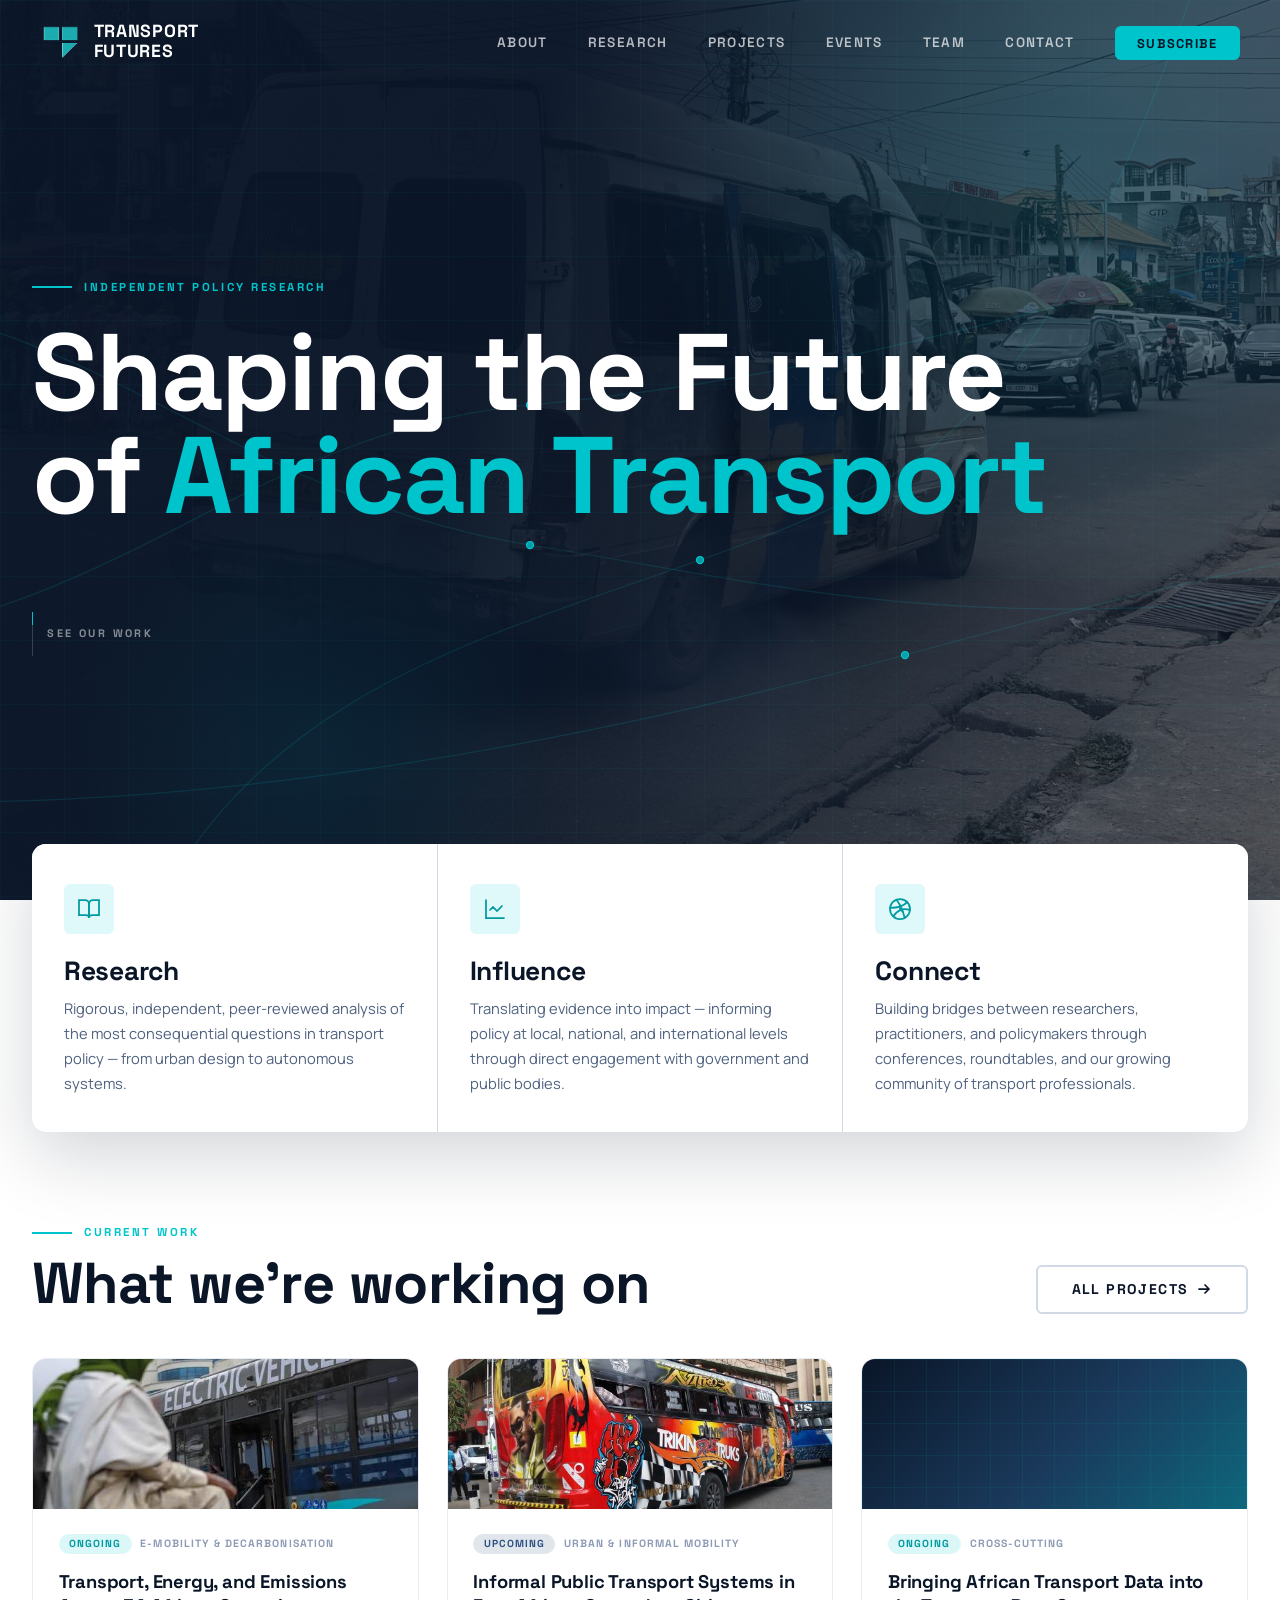
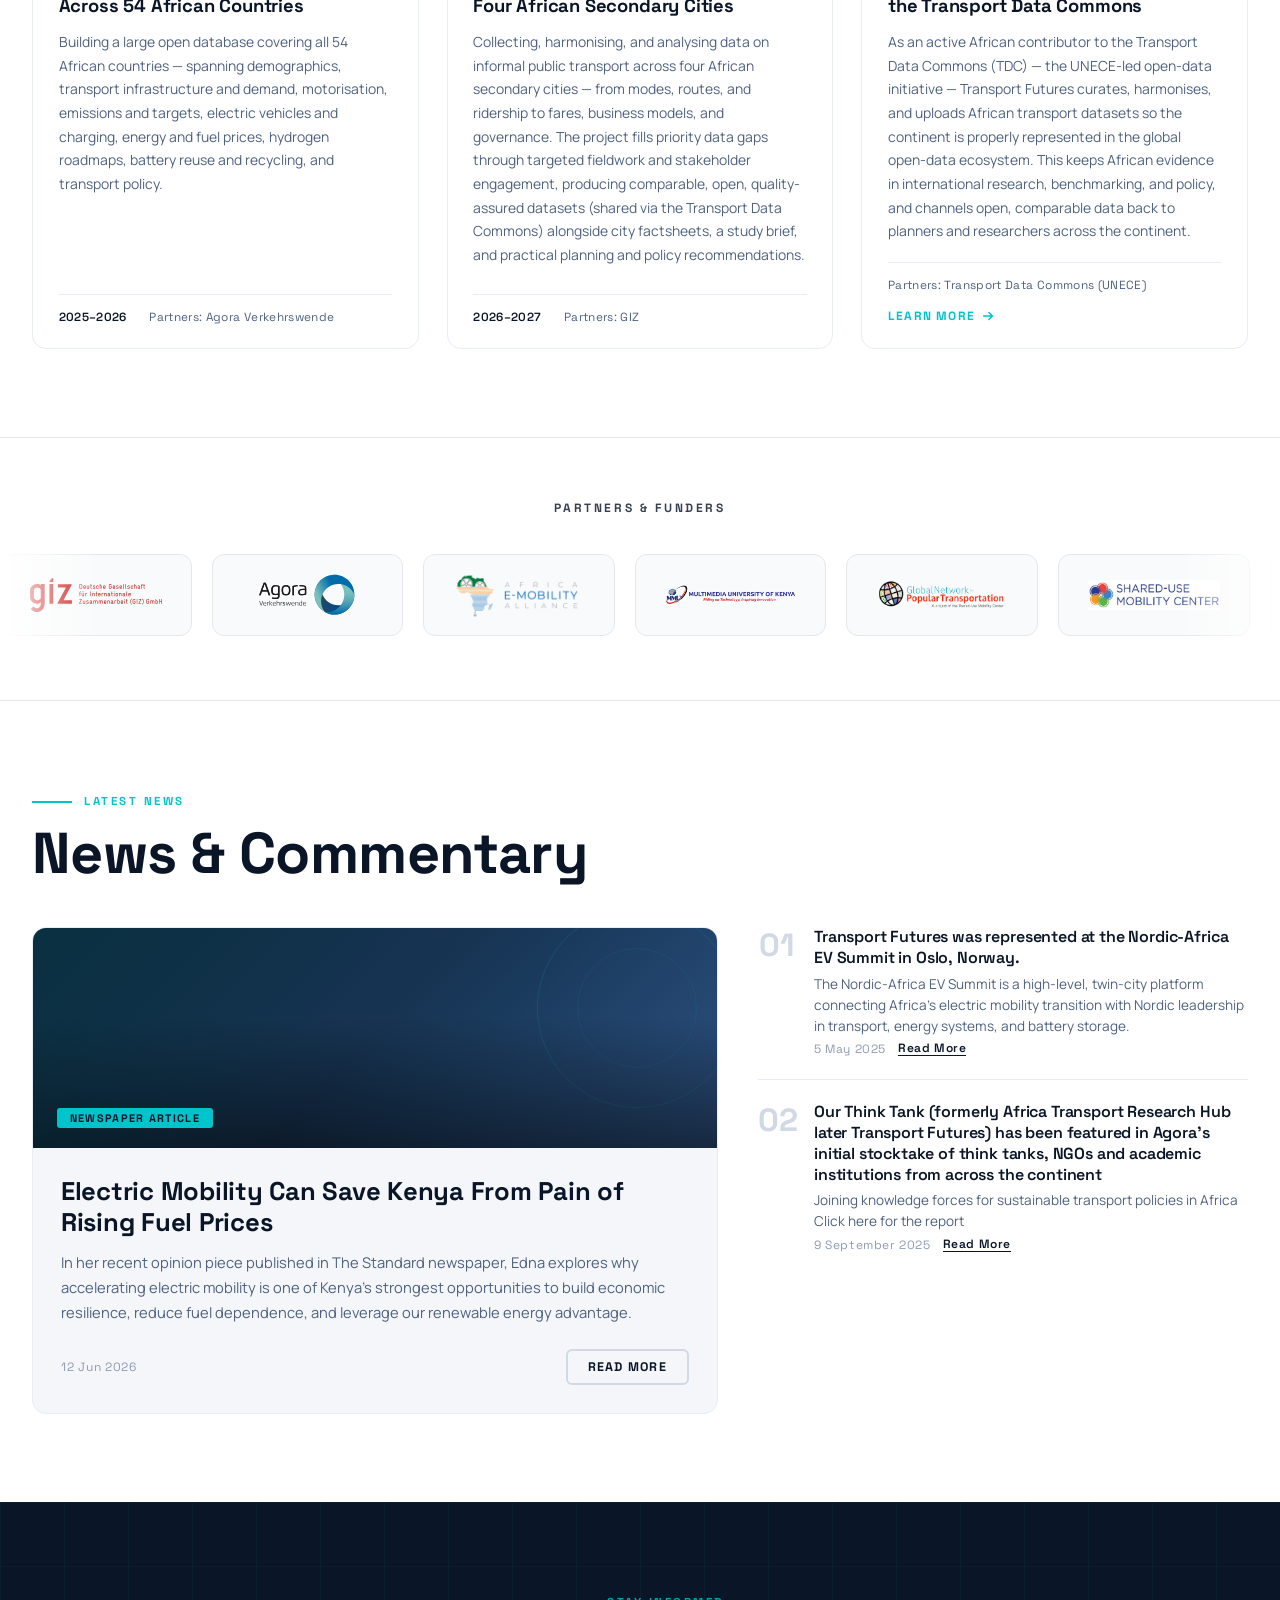
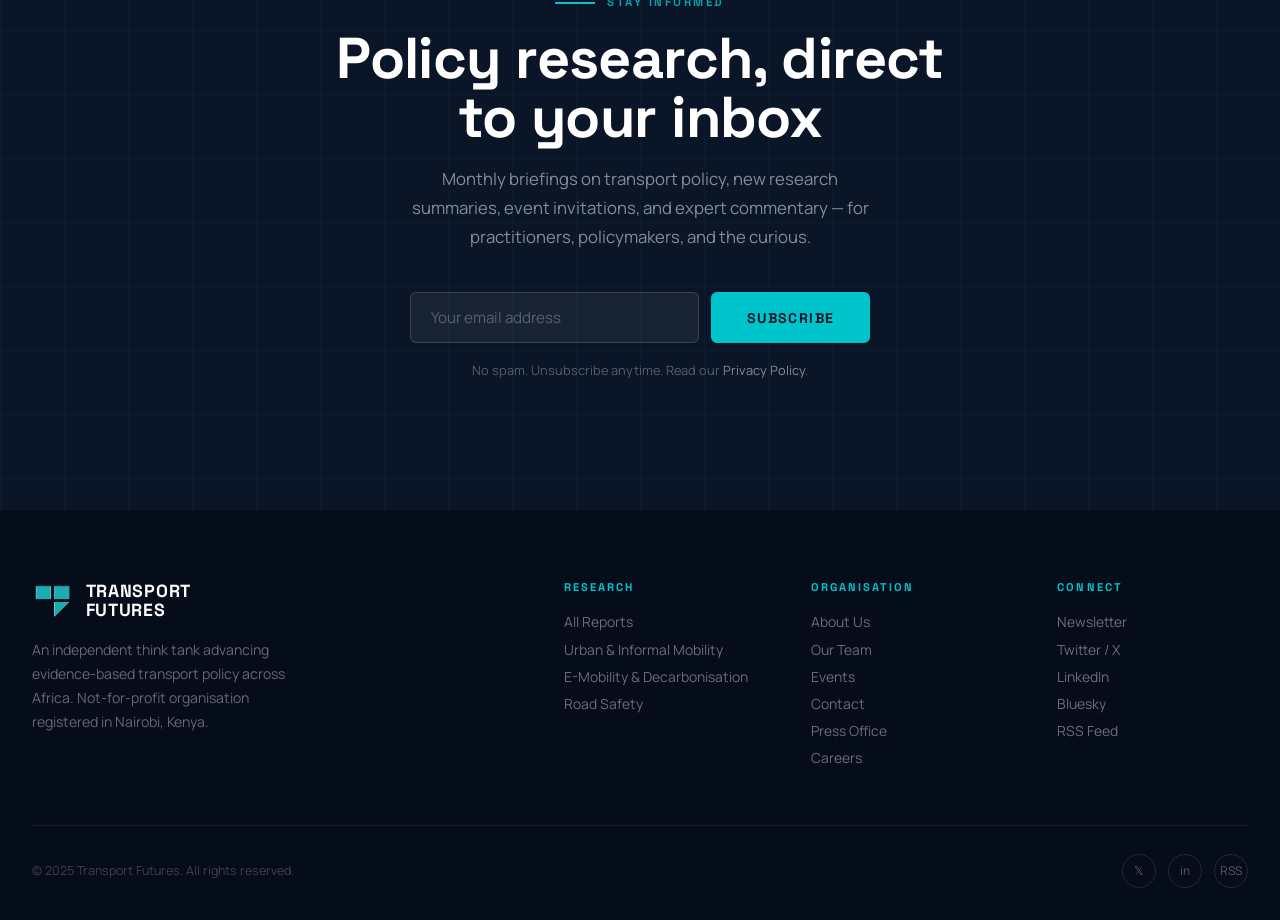
<file: index.html>
<!DOCTYPE html>
<html lang="en">
<head>
  <meta charset="UTF-8">
  <meta name="viewport" content="width=device-width, initial-scale=1.0">
  <title>Transport Futures — Shaping the Future of Transport</title>
  <meta name="description" content="An independent African transport think tank publishing evidence-based analysis on sustainable mobility, transport equity, and the policies shaping how Africa moves.">
  <link rel="stylesheet" href="css/styles.css">
  <style>
    /* home-specific overrides */
    .home-research { background: var(--c-grey-50); }
    .home-news     { background: var(--c-white); }
  </style>
</head>
<body>

<!-- ======= NAVIGATION ======= -->
<nav class="nav" id="mainNav">
  <a href="index.html" class="nav-logo">
    <img src="images/logo.png" alt="" class="nav-logo-mark">
    <div class="nav-logo-text">Transport<br>Futures</div>
  </a>
  <ul class="nav-links">
    <li><a href="about.html">About</a></li>
    <li><a href="research.html">Research</a></li>
    <li><a href="projects.html">Projects</a></li>
    <li><a href="events.html">Events</a></li>
    <li><a href="team.html">Team</a></li>
    <li><a href="contact.html">Contact</a></li>
    <li><a href="#newsletter" class="nav-cta">Subscribe</a></li>
  </ul>
  <button class="nav-hamburger" id="hamburger" aria-label="Open menu">
    <span></span><span></span><span></span>
  </button>
</nav>
<div class="nav-mobile" id="mobileMenu">
  <button class="nav-mobile-close" id="mobileClose">&#x2715;</button>
  <a href="about.html">About</a>
  <a href="research.html">Research</a>
  <a href="projects.html">Projects</a>
  <a href="events.html">Events</a>
  <a href="team.html">Team</a>
  <a href="contact.html">Contact</a>
  <a href="#newsletter" style="color:var(--c-teal)">Subscribe</a>
</div>

<!-- ======= HERO ======= -->
<section class="hero">
  <div class="hero-bg-grid"></div>
  <div class="hero-glow-1"></div>
  <div class="hero-glow-2"></div>

  <!-- Corridor network: the routes we study, drawn as a system in motion.
       Base lines sit still; a pulse of light travels each corridor, and the
       junctions where corridors meet breathe. -->
  <svg class="hero-routes" viewBox="0 0 1440 900" preserveAspectRatio="xMidYMid slice" aria-hidden="true" focusable="false">
    <g class="hero-routes-base">
      <path pathLength="1000" d="M-60 640 C 220 600 340 430 610 405 S 1040 330 1520 210"/>
      <path pathLength="1000" d="M-60 300 C 190 330 330 500 610 545 S 1040 640 1520 585"/>
      <path pathLength="1000" d="M210 960 C 320 700 540 645 780 560 S 1130 420 1290 -60"/>
      <path pathLength="1000" d="M-60 800 C 300 815 690 735 985 655 S 1310 575 1520 530"/>
    </g>
    <g class="hero-routes-flow">
      <path class="route-pulse" style="animation-delay:-0s"   pathLength="1000" d="M-60 640 C 220 600 340 430 610 405 S 1040 330 1520 210"/>
      <path class="route-pulse" style="animation-delay:-3.5s" pathLength="1000" d="M-60 300 C 190 330 330 500 610 545 S 1040 640 1520 585"/>
      <path class="route-pulse" style="animation-delay:-7s"   pathLength="1000" d="M210 960 C 320 700 540 645 780 560 S 1130 420 1290 -60"/>
      <path class="route-pulse" style="animation-delay:-9.5s" pathLength="1000" d="M-60 800 C 300 815 690 735 985 655 S 1310 575 1520 530"/>
    </g>
    <g class="hero-nodes">
      <circle class="node" cx="610" cy="405" r="3.5"/>
      <circle class="node-ring" cx="610" cy="405" r="3.5" style="animation-delay:-0s"/>
      <circle class="node" cx="610" cy="545" r="3.5"/>
      <circle class="node-ring" cx="610" cy="545" r="3.5" style="animation-delay:-1.2s"/>
      <circle class="node" cx="780" cy="560" r="3.5"/>
      <circle class="node-ring" cx="780" cy="560" r="3.5" style="animation-delay:-2.4s"/>
      <circle class="node" cx="985" cy="655" r="3.5"/>
      <circle class="node-ring" cx="985" cy="655" r="3.5" style="animation-delay:-3.1s"/>
    </g>
  </svg>

  <div class="hero-inner">
    <div class="hero-wrap">

      <!-- Left: text -->
      <div class="hero-text">
        <div class="hero-eyebrow">Independent Policy Research</div>
        <h1>
          Shaping the Future<br>
          of <span class="accent">African Transport</span>
        </h1>
        <a class="hero-scroll" href="#explore">
          <span class="hero-scroll-rail"><span class="hero-scroll-dot"></span></span>
          See our work
        </a>
      </div>
    </div>
  </div>
</section>

<!-- ======= PILLARS ======= -->
<section class="pillars-section" id="explore">
  <div class="pillars-inner">
    <div class="pillars-grid">

      <div class="pillar reveal">
        <div class="pillar-icon">
          <svg width="24" height="24" viewBox="0 0 24 24" fill="none" stroke="currentColor" stroke-width="1.75" stroke-linecap="round">
            <path d="M2 3h6a4 4 0 0 1 4 4v14a3 3 0 0 0-3-3H2z"/><path d="M22 3h-6a4 4 0 0 0-4 4v14a3 3 0 0 1 3-3h7z"/>
          </svg>
        </div>
        <h3>Research</h3>
        <p>Rigorous, independent, peer-reviewed analysis of the most consequential questions in transport policy — from urban design to autonomous systems.</p>
      </div>

      <div class="pillar reveal reveal-delay-1">
        <div class="pillar-icon">
          <svg width="24" height="24" viewBox="0 0 24 24" fill="none" stroke="currentColor" stroke-width="1.75" stroke-linecap="round">
            <path d="M3 3v18h18"/><path d="m19 9-5 5-4-4-3 3"/>
          </svg>
        </div>
        <h3>Influence</h3>
        <p>Translating evidence into impact — informing policy at local, national, and international levels through direct engagement with government and public bodies.</p>
      </div>

      <div class="pillar reveal reveal-delay-2">
        <div class="pillar-icon">
          <svg width="24" height="24" viewBox="0 0 24 24" fill="none" stroke="currentColor" stroke-width="1.75" stroke-linecap="round">
            <circle cx="12" cy="12" r="10"/><path d="M12 8v4l3 3"/><path d="M8.56 2.75c4.37 6.03 6.02 9.42 8.03 17.72m2.54-15.38c-3.72 4.35-8.94 5.66-16.88 5.85m19.5 1.9c-3.5-.93-6.63-.82-8.94 0-2.58.92-5.01 2.86-7.44 6.32"/>
          </svg>
        </div>
        <h3>Connect</h3>
        <p>Building bridges between researchers, practitioners, and policymakers through conferences, roundtables, and our growing community of transport professionals.</p>
      </div>

    </div>
  </div>
</section>

<!-- ======= FEATURED RESEARCH ======= -->
<section class="section home-research">
  <div class="section-header reveal">
    <div>
      <div class="label">Latest Research</div>
      <h2>Recent Publications</h2>
    </div>
    <a href="research.html" class="btn btn-ghost">All Research
      <svg width="16" height="16" viewBox="0 0 16 16" fill="none"><path d="M3 8h10M9 4l4 4-4 4" stroke="currentColor" stroke-width="1.75" stroke-linecap="round" stroke-linejoin="round"/></svg>
    </a>
  </div>

  <div class="research-grid-3" id="home-research-grid">
    <!-- Loaded by cms-render.js -->
  </div>
</section>

<!-- ======= CURRENT WORK ======= -->
<section class="section home-projects">
  <div class="section-header reveal">
    <div>
      <div class="label">Current Work</div>
      <h2>What we're working on</h2>
    </div>
    <a href="projects.html" class="btn btn-ghost">All projects
      <svg width="16" height="16" viewBox="0 0 16 16" fill="none"><path d="M3 8h10M9 4l4 4-4 4" stroke="currentColor" stroke-width="1.75" stroke-linecap="round" stroke-linejoin="round"/></svg>
    </a>
  </div>

  <div class="projects-grid projects-grid--3 reveal" id="home-projects-grid">
    <!-- Loaded by cms-render.js -->
  </div>
</section>

<!-- ======= STATS BAND ======= -->
<!-- Stats band temporarily disabled — re-enable (remove this comment wrapper) once we have real figures to show.
<div class="stats-band">
  <div class="stats-band-inner">
    <div class="stats-band-item reveal">
      <div class="n"><span data-count="17">0</span><span class="u">+</span></div>
      <p>Research Reports</p>
    </div>
    <div class="stats-band-item reveal reveal-delay-1">
      <div class="n"><span data-count="18">0</span></div>
      <p>Countries Engaged</p>
    </div>
    <div class="stats-band-item reveal reveal-delay-2">
      <div class="n"><span data-count="800">0</span><span class="u">+</span></div>
      <p>Practitioners in Network</p>
    </div>
    <div class="stats-band-item reveal reveal-delay-3">
      <div class="n"><span data-count="12">0</span></div>
      <p>Policy Outcomes Influenced</p>
    </div>
  </div>
</div>
-->

<!-- ======= PARTNERS TICKER ======= -->
<div class="partners-section">
  <div class="partners-eyebrow">Partners &amp; Funders</div>
  <div class="partners-track-wrap">
    <div class="partners-track" id="partners-track">
      <!-- Loaded by cms-render.js from data/partners.json -->
    </div>
  </div>
</div>

<!-- ======= NEWS ======= -->
<section class="section home-news">
  <div class="section-header reveal">
    <div>
      <div class="label">Latest News</div>
      <h2>News &amp; Commentary</h2>
    </div>
  </div>

  <div class="news-grid">
    <div class="news-featured reveal" id="home-news-featured">
      <!-- Loaded by cms-render.js -->
    </div>
    <div class="news-list" id="home-news-list">
      <!-- Loaded by cms-render.js -->
    </div>
  </div>
</section>

<!-- ======= NEWSLETTER ======= -->
<section class="newsletter-section" id="newsletter">
  <div class="newsletter-inner">
    <div class="label label-dark reveal" style="justify-content:center;margin-bottom:1.25rem">Stay Informed</div>
    <h2 class="reveal" style="color:var(--c-white)">Policy research, direct<br>to your inbox</h2>
    <p class="reveal reveal-delay-1">
      Monthly briefings on transport policy, new research summaries, event invitations,
      and expert commentary — for practitioners, policymakers, and the curious.
    </p>
    <form class="newsletter-form reveal reveal-delay-2">
      <input type="email" placeholder="Your email address" required aria-label="Email address">
      <button type="submit" class="btn btn-primary">Subscribe</button>
    </form>
    <p class="reveal reveal-delay-3" style="font-size:.8rem;margin-top:1rem;color:rgba(255,255,255,.3)">
      No spam. Unsubscribe anytime. Read our <a href="#" style="color:rgba(255,255,255,.5)">Privacy Policy</a>.
    </p>
  </div>
</section>

<!-- ======= FOOTER ======= -->
<footer class="footer">
  <div class="footer-grid">
    <div class="footer-brand">
      <a href="index.html" class="nav-logo">
        <img src="images/logo.png" alt="" class="nav-logo-mark">
        <div class="nav-logo-text">Transport<br>Futures</div>
      </a>
      <p>An independent think tank advancing evidence-based transport policy across Africa. Not-for-profit organisation registered in Nairobi, Kenya.</p>
    </div>
    <div class="footer-col">
      <h5>Research</h5>
      <ul>
        <li><a href="research.html">All Reports</a></li>
        <li><a href="research.html">Urban &amp; Informal Mobility</a></li>
        <li><a href="research.html">E-Mobility &amp; Decarbonisation</a></li>
        <li><a href="research.html">Road Safety</a></li>
      </ul>
    </div>
    <div class="footer-col">
      <h5>Organisation</h5>
      <ul>
        <li><a href="about.html">About Us</a></li>
        <li><a href="team.html">Our Team</a></li>
        <li><a href="events.html">Events</a></li>
        <li><a href="contact.html">Contact</a></li>
        <li><a href="#">Press Office</a></li>
        <li><a href="#">Careers</a></li>
      </ul>
    </div>
    <div class="footer-col">
      <h5>Connect</h5>
      <ul>
        <li><a href="#newsletter">Newsletter</a></li>
        <li><a href="#">Twitter / X</a></li>
        <li><a href="https://www.linkedin.com/company/transport-futures-africa/" target="_blank" rel="noopener">LinkedIn</a></li>
        <li><a href="#">Bluesky</a></li>
        <li><a href="#">RSS Feed</a></li>
      </ul>
    </div>
  </div>
  <div class="footer-bottom">
    <p>© 2025 Transport Futures. All rights reserved.</p>
    <div class="footer-social">
      <a href="#" aria-label="Twitter">&#120143;</a>
      <a href="https://www.linkedin.com/company/transport-futures-africa/" target="_blank" rel="noopener" aria-label="LinkedIn">in</a>
      <a href="#" aria-label="RSS">RSS</a>
    </div>
  </div>
</footer>

<script src="js/main.js"></script>
<script src="js/font-switcher.js"></script>
<script src="js/cms-render.js"></script>
<script src="https://identity.netlify.com/v1/netlify-identity-widget.js"></script>
<script>
  if (window.netlifyIdentity) {
    window.netlifyIdentity.on('init', user => {
      if (!user) {
        window.netlifyIdentity.on('login', () => {
          document.location.href = '/admin/';
        });
      }
    });
  }
</script>
</body>
</html>
</file>
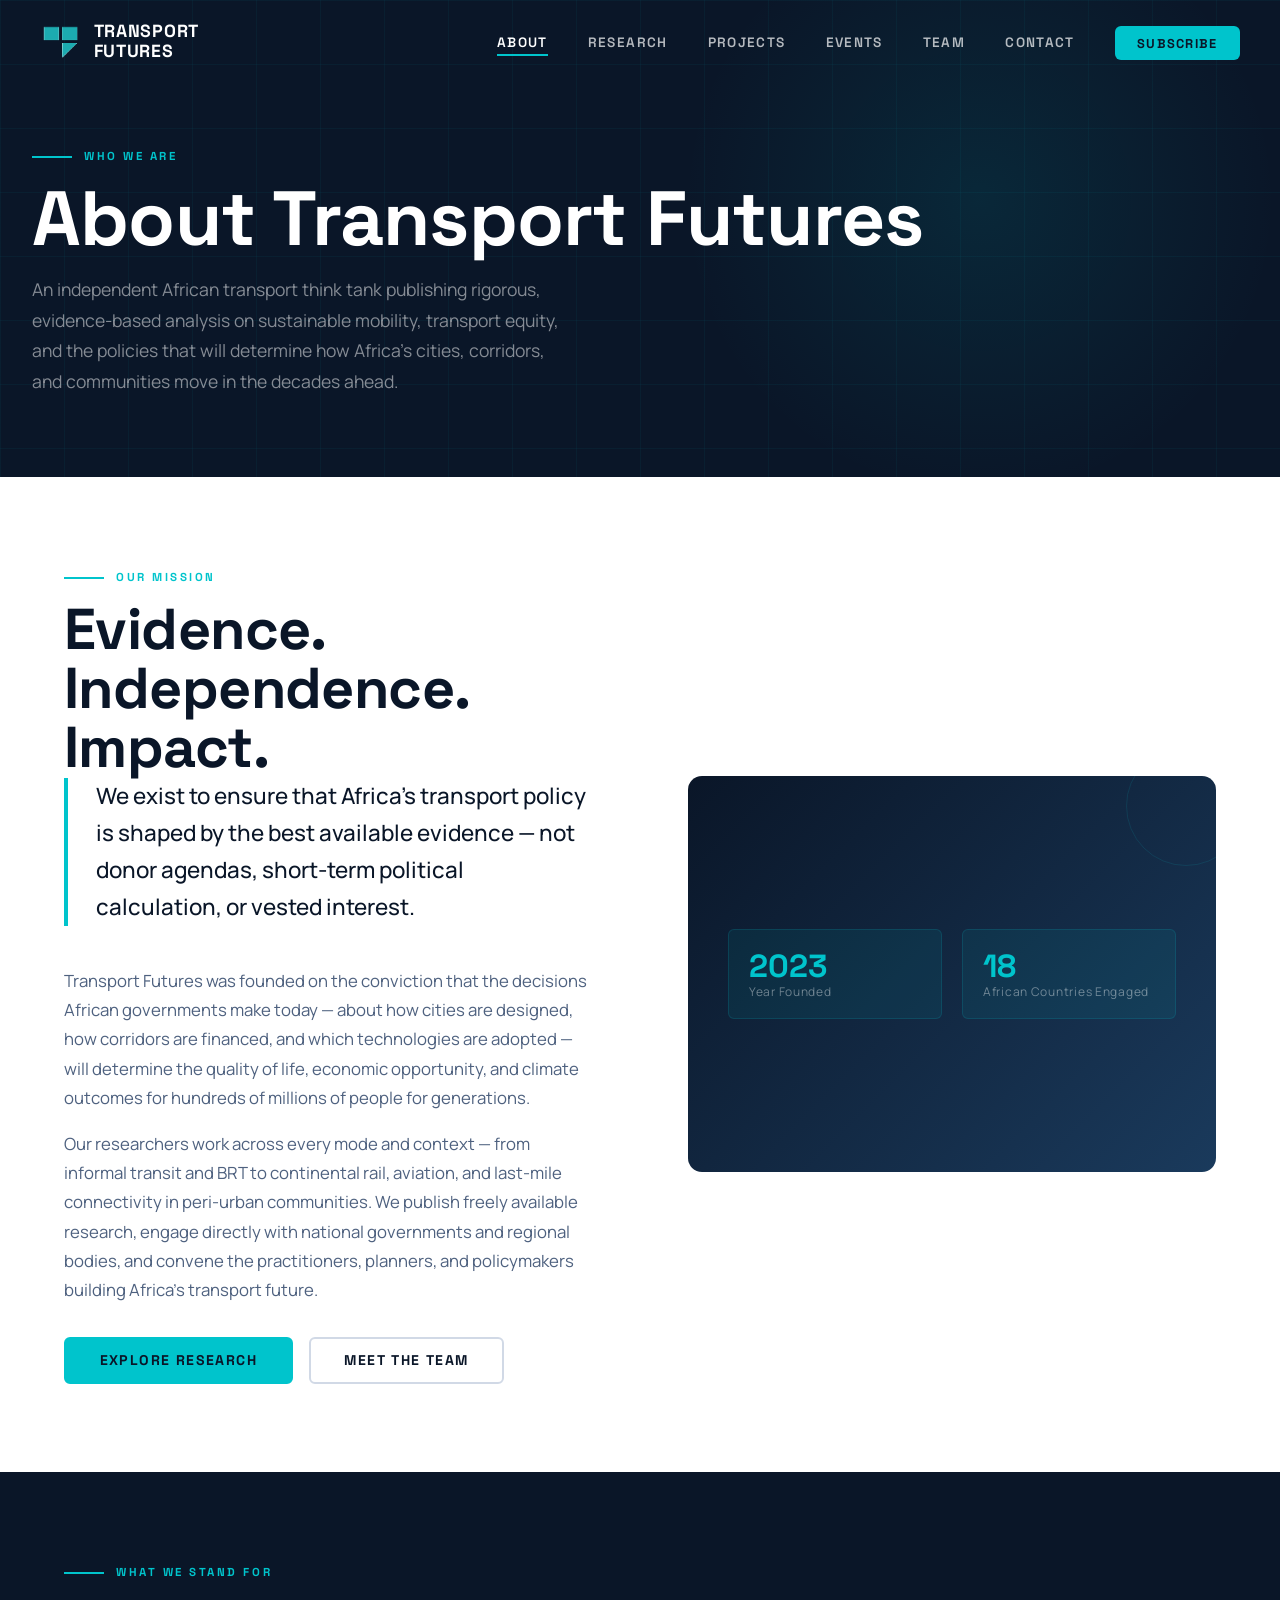
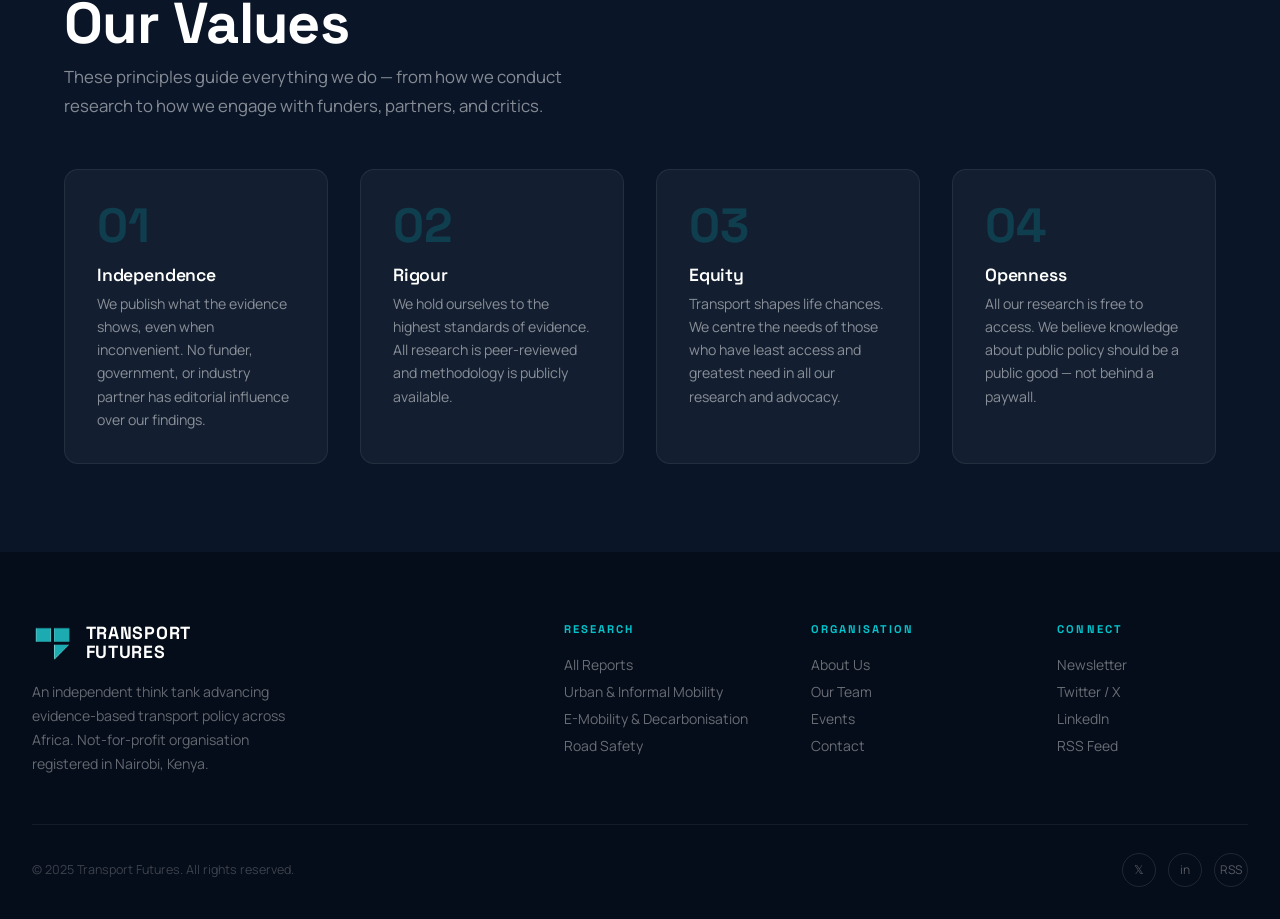
<file: about.html>
<!DOCTYPE html>
<html lang="en">
<head>
  <meta charset="UTF-8">
  <meta name="viewport" content="width=device-width, initial-scale=1.0">
  <title>About — Transport Futures</title>
  <meta name="description" content="Transport Futures is an independent African transport think tank dedicated to evidence-based research on sustainable mobility and transport policy across the continent.">
  <link rel="stylesheet" href="css/styles.css">
</head>
<body>

<!-- NAVIGATION -->
<nav class="nav" id="mainNav">
  <a href="index.html" class="nav-logo">
    <img src="images/logo.png" alt="" class="nav-logo-mark">
    <div class="nav-logo-text">Transport<br>Futures</div>
  </a>
  <ul class="nav-links">
    <li><a href="about.html">About</a></li>
    <li><a href="research.html">Research</a></li>
    <li><a href="projects.html">Projects</a></li>
    <li><a href="events.html">Events</a></li>
    <li><a href="team.html">Team</a></li>
    <li><a href="contact.html">Contact</a></li>
    <li><a href="index.html#newsletter" class="nav-cta">Subscribe</a></li>
  </ul>
  <button class="nav-hamburger" id="hamburger" aria-label="Open menu">
    <span></span><span></span><span></span>
  </button>
</nav>
<div class="nav-mobile" id="mobileMenu">
  <button class="nav-mobile-close" id="mobileClose">&#x2715;</button>
  <a href="about.html">About</a>
  <a href="research.html">Research</a>
  <a href="projects.html">Projects</a>
  <a href="events.html">Events</a>
  <a href="team.html">Team</a>
  <a href="contact.html">Contact</a>
</div>

<!-- PAGE HERO -->
<section class="page-hero">
  <div class="page-hero-bg"></div>
  <div class="page-hero-glow"></div>
  <div class="page-hero-content">
    <div class="label">Who We Are</div>
    <h1>About Transport Futures</h1>
    <p class="hero-sub">An independent African transport think tank publishing rigorous, evidence-based analysis on sustainable mobility, transport equity, and the policies that will determine how Africa's cities, corridors, and communities move in the decades ahead.</p>
  </div>
</section>

<!-- MISSION & VISION -->
<section class="section">
  <div class="about-content-grid container">
    <div class="about-text reveal">
      <div class="label">Our Mission</div>
      <h2>Evidence. Independence. Impact.</h2>
      <p class="about-lead">
        We exist to ensure that Africa's transport policy is shaped by the best available evidence — not donor agendas, short-term political calculation, or vested interest.
      </p>
      <p>
        Transport Futures was founded on the conviction that the decisions African governments make today — about how cities are designed, how corridors are financed, and which technologies are adopted — will determine the quality of life, economic opportunity, and climate outcomes for hundreds of millions of people for generations.
      </p>
      <p style="margin-top:1rem">
        Our researchers work across every mode and context — from informal transit and BRT to continental rail, aviation, and last-mile connectivity in peri-urban communities. We publish freely available research, engage directly with national governments and regional bodies, and convene the practitioners, planners, and policymakers building Africa's transport future.
      </p>
      <div style="margin-top:2rem;display:flex;gap:1rem;flex-wrap:wrap">
        <a href="research.html" class="btn btn-primary">Explore Research</a>
        <a href="team.html" class="btn btn-ghost">Meet the Team</a>
      </div>
    </div>

    <!-- Visual panel -->
    <div class="about-visual reveal reveal-delay-1">
      <div class="about-vis-accent"></div>
      <div class="about-visual-inner">
        <div class="about-vis-block">
          <strong>2023</strong>
          <span>Year Founded</span>
        </div>
        <!-- Hidden until we publish our own reports — re-enable by removing this wrapper:
        <div class="about-vis-block">
          <strong>17+</strong>
          <span>Research Reports</span>
        </div>
        -->
        <div class="about-vis-block">
          <strong>18</strong>
          <span>African Countries Engaged</span>
        </div>
        <!-- Hidden until we have our own figures — re-enable by removing this wrapper:
        <div class="about-vis-block">
          <strong>$3.1m</strong>
          <span>Research Funded</span>
        </div>
        -->
      </div>
    </div>
  </div>
</section>

<!-- HISTORY — commented out: placeholder/fictional content. Restore once the real company story is confirmed.
<section class="section">
  <div class="container">
    <div style="max-width:var(--max-w);margin:0 auto">
      <div class="label reveal">Our Story</div>
      <h2 class="reveal">A Decade of Research</h2>
      <p class="reveal" style="max-width:580px;margin-top:.75rem;margin-bottom:3.5rem">
        Founded in 2016 at a pivotal moment for African infrastructure policy, Transport Futures has grown from a small research unit into one of the continent's leading independent voices on mobility.
      </p>
    </div>

    <div class="history-timeline">
      <div class="timeline-item reveal">
        <div class="timeline-year">2016</div>
        <div class="timeline-body">
          <h4>Founded in Nairobi</h4>
          <p>Transport Futures established by Prof. Sarah Chen and a founding cohort of researchers from the University of Nairobi and Strathmore, with seed funding from the Africa Infrastructure Development Foundation.</p>
        </div>
      </div>
      <div class="timeline-item reveal">
        <div class="timeline-year">2018</div>
        <div class="timeline-body">
          <h4>First Continental Policy Citation</h4>
          <p>Our report on urban bus network reform in East Africa was cited in Kenya's National Transport Master Plan revision — our first direct influence on national legislation.</p>
        </div>
      </div>
      <div class="timeline-item reveal">
        <div class="timeline-year">2020</div>
        <div class="timeline-body">
          <h4>Informal Transit Research Programme</h4>
          <p>Launched a three-year programme on integrating informal transit into formal networks across West and East Africa, producing ten reports that informed transport reform in Ghana, Nigeria, and Kenya.</p>
        </div>
      </div>
      <div class="timeline-item reveal">
        <div class="timeline-year">2022</div>
        <div class="timeline-body">
          <h4>Continental Expansion</h4>
          <p>Established research partnerships in Ghana, South Africa, Ethiopia, and Morocco — extending our evidence base across all five African regions for the first time.</p>
        </div>
      </div>
      <div class="timeline-item reveal">
        <div class="timeline-year">2024</div>
        <div class="timeline-body">
          <h4>E-Mobility &amp; Climate Programme</h4>
          <p>Launched the Electric Futures research programme, examining the conditions under which African countries can leapfrog fossil-fuel mass transit and deploy electric mobility at scale.</p>
        </div>
      </div>
      <div class="timeline-item reveal">
        <div class="timeline-year">2025</div>
        <div class="timeline-body">
          <h4>African Union Commission Advisory Role</h4>
          <p>Prof. Sarah Chen appointed to the AU Commission's expert advisory panel on sustainable continental transport — the most significant policy role in our nine-year history.</p>
        </div>
      </div>
    </div>
  </div>
</section>
-->

<!-- VALUES -->
<section class="section" style="background:var(--c-navy)">
  <div class="container">
    <div style="max-width:var(--max-w);margin:0 auto">
      <div class="label reveal" style="color:var(--c-teal)">What We Stand For</div>
      <h2 class="reveal" style="color:var(--c-white);margin-bottom:.5rem">Our Values</h2>
      <p class="reveal" style="max-width:540px;color:rgba(255,255,255,.5);margin-bottom:0">
        These principles guide everything we do — from how we conduct research to how we engage with funders, partners, and critics.
      </p>
    </div>

    <div class="values-grid">
      <div class="value-card reveal" style="background:rgba(255,255,255,.04);border-color:rgba(255,255,255,.07)">
        <div class="value-n" style="color:rgba(0,196,204,.2)">01</div>
        <h4 style="color:var(--c-white)">Independence</h4>
        <p style="color:rgba(255,255,255,.5)">We publish what the evidence shows, even when inconvenient. No funder, government, or industry partner has editorial influence over our findings.</p>
      </div>
      <div class="value-card reveal reveal-delay-1" style="background:rgba(255,255,255,.04);border-color:rgba(255,255,255,.07)">
        <div class="value-n" style="color:rgba(0,196,204,.2)">02</div>
        <h4 style="color:var(--c-white)">Rigour</h4>
        <p style="color:rgba(255,255,255,.5)">We hold ourselves to the highest standards of evidence. All research is peer-reviewed and methodology is publicly available.</p>
      </div>
      <div class="value-card reveal reveal-delay-2" style="background:rgba(255,255,255,.04);border-color:rgba(255,255,255,.07)">
        <div class="value-n" style="color:rgba(0,196,204,.2)">03</div>
        <h4 style="color:var(--c-white)">Equity</h4>
        <p style="color:rgba(255,255,255,.5)">Transport shapes life chances. We centre the needs of those who have least access and greatest need in all our research and advocacy.</p>
      </div>
      <div class="value-card reveal reveal-delay-3" style="background:rgba(255,255,255,.04);border-color:rgba(255,255,255,.07)">
        <div class="value-n" style="color:rgba(0,196,204,.2)">04</div>
        <h4 style="color:var(--c-white)">Openness</h4>
        <p style="color:rgba(255,255,255,.5)">All our research is free to access. We believe knowledge about public policy should be a public good — not behind a paywall.</p>
      </div>
    </div>
  </div>
</section>

<!-- FOOTER -->
<footer class="footer">
  <div class="footer-grid">
    <div class="footer-brand">
      <a href="index.html" class="nav-logo">
        <img src="images/logo.png" alt="" class="nav-logo-mark">
        <div class="nav-logo-text">Transport<br>Futures</div>
      </a>
      <p>An independent think tank advancing evidence-based transport policy across Africa. Not-for-profit organisation registered in Nairobi, Kenya.</p>
    </div>
    <div class="footer-col">
      <h5>Research</h5>
      <ul>
        <li><a href="research.html">All Reports</a></li>
        <li><a href="research.html">Urban &amp; Informal Mobility</a></li>
        <li><a href="research.html">E-Mobility &amp; Decarbonisation</a></li>
        <li><a href="research.html">Road Safety</a></li>
      </ul>
    </div>
    <div class="footer-col">
      <h5>Organisation</h5>
      <ul>
        <li><a href="about.html">About Us</a></li>
        <li><a href="team.html">Our Team</a></li>
        <li><a href="events.html">Events</a></li>
        <li><a href="contact.html">Contact</a></li>
      </ul>
    </div>
    <div class="footer-col">
      <h5>Connect</h5>
      <ul>
        <li><a href="index.html#newsletter">Newsletter</a></li>
        <li><a href="#">Twitter / X</a></li>
        <li><a href="https://www.linkedin.com/company/transport-futures-africa/" target="_blank" rel="noopener">LinkedIn</a></li>
        <li><a href="#">RSS Feed</a></li>
      </ul>
    </div>
  </div>
  <div class="footer-bottom">
    <p>© 2025 Transport Futures. All rights reserved.</p>
    <div class="footer-social">
      <a href="#" aria-label="Twitter">&#120143;</a>
      <a href="https://www.linkedin.com/company/transport-futures-africa/" target="_blank" rel="noopener" aria-label="LinkedIn">in</a>
      <a href="#" aria-label="RSS">RSS</a>
    </div>
  </div>
</footer>

<script src="js/main.js"></script>
<script src="js/font-switcher.js"></script>
</body>
</html>
</file>
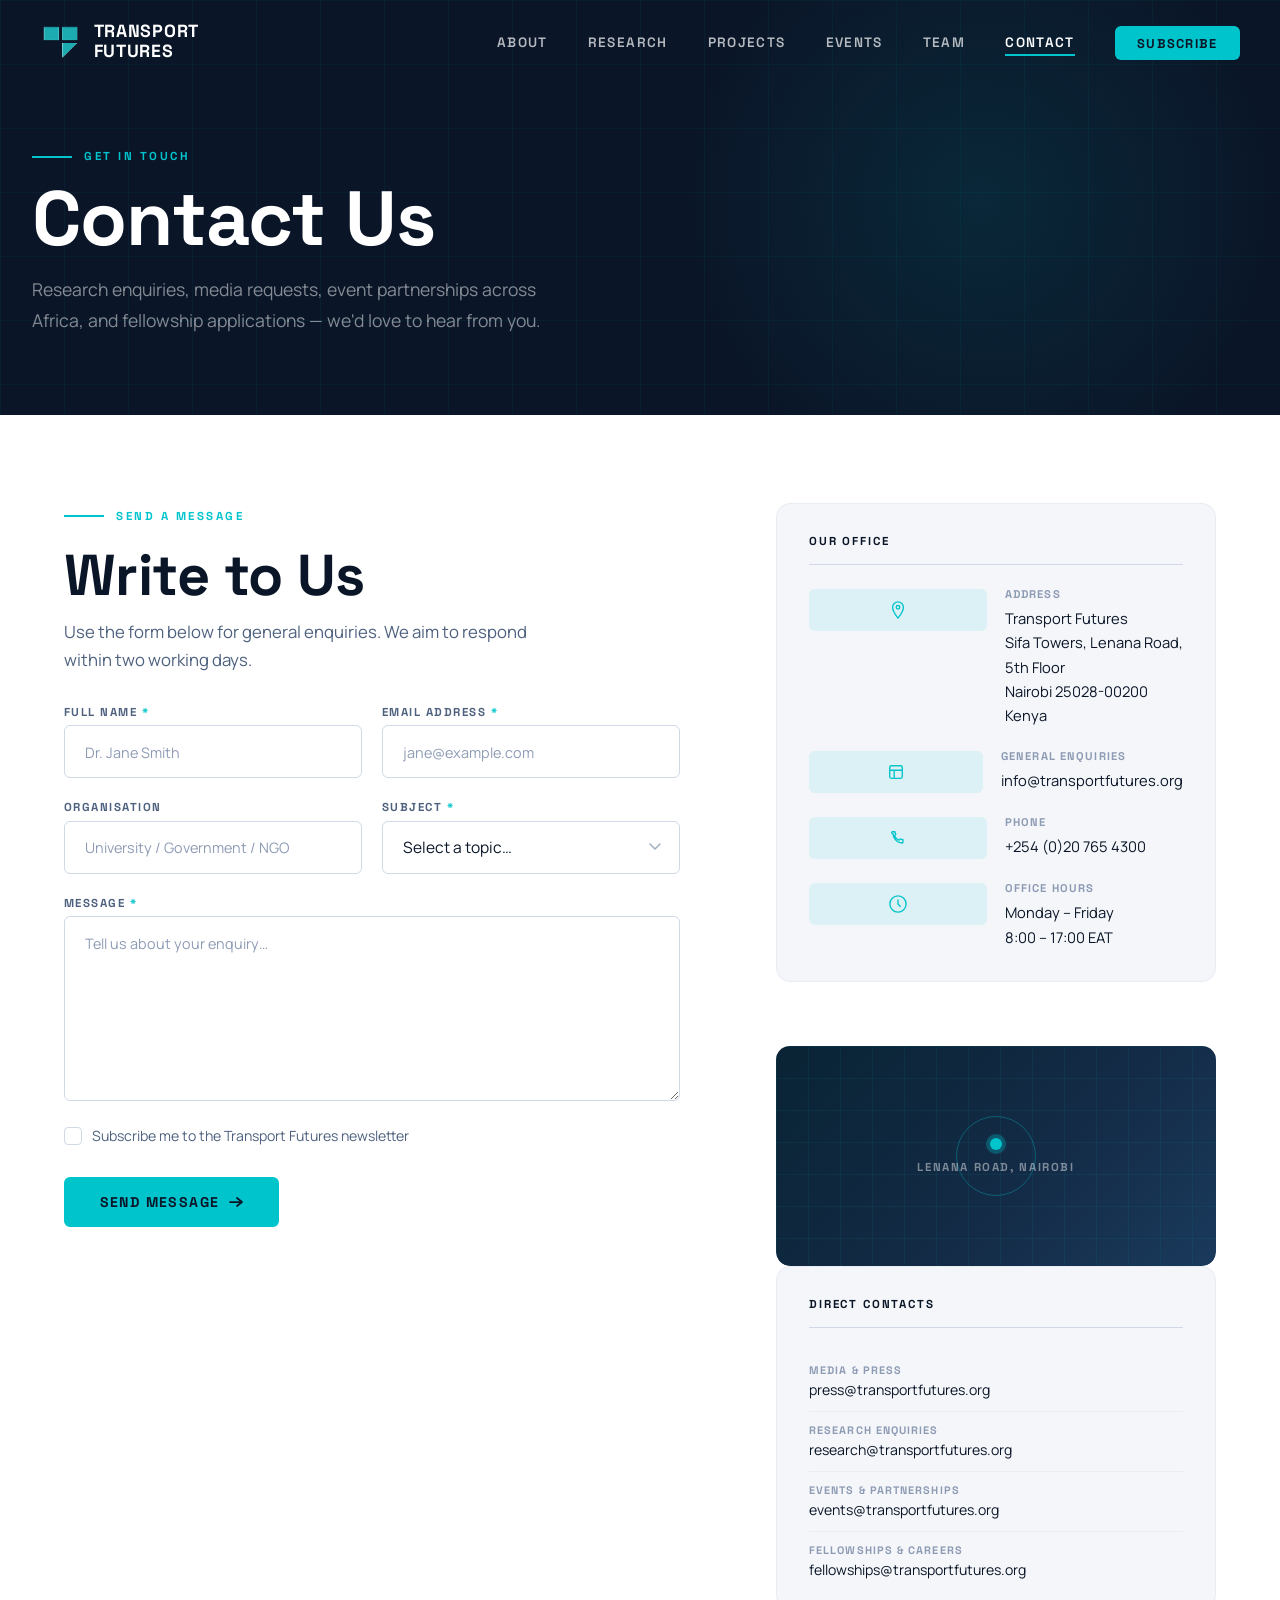
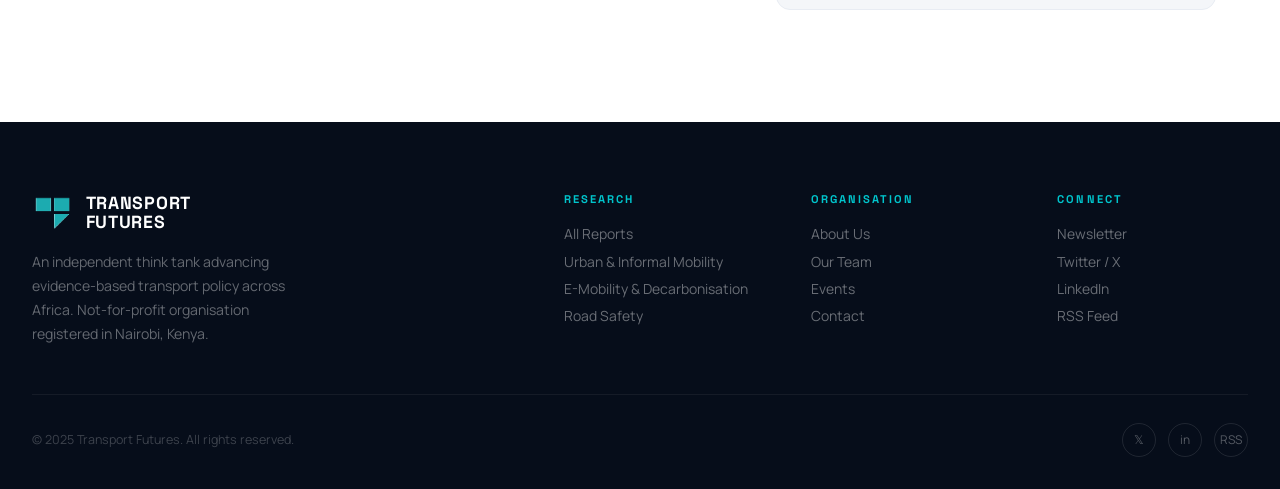
<file: contact.html>
<!DOCTYPE html>
<html lang="en">
<head>
  <meta charset="UTF-8">
  <meta name="viewport" content="width=device-width, initial-scale=1.0">
  <title>Contact — Transport Futures</title>
  <meta name="description" content="Get in touch with Transport Futures — for research enquiries, media, events, and fellowship opportunities.">
  <link rel="stylesheet" href="css/styles.css">
</head>
<body>

<!-- NAVIGATION -->
<nav class="nav" id="mainNav">
  <a href="index.html" class="nav-logo">
    <img src="images/logo.png" alt="" class="nav-logo-mark">
    <div class="nav-logo-text">Transport<br>Futures</div>
  </a>
  <ul class="nav-links">
    <li><a href="about.html">About</a></li>
    <li><a href="research.html">Research</a></li>
    <li><a href="projects.html">Projects</a></li>
    <li><a href="events.html">Events</a></li>
    <li><a href="team.html">Team</a></li>
    <li><a href="contact.html">Contact</a></li>
    <li><a href="index.html#newsletter" class="nav-cta">Subscribe</a></li>
  </ul>
  <button class="nav-hamburger" id="hamburger" aria-label="Open menu">
    <span></span><span></span><span></span>
  </button>
</nav>
<div class="nav-mobile" id="mobileMenu">
  <button class="nav-mobile-close" id="mobileClose">&#x2715;</button>
  <a href="about.html">About</a>
  <a href="research.html">Research</a>
  <a href="projects.html">Projects</a>
  <a href="events.html">Events</a>
  <a href="team.html">Team</a>
  <a href="contact.html">Contact</a>
</div>

<!-- PAGE HERO -->
<section class="page-hero">
  <div class="page-hero-bg"></div>
  <div class="page-hero-glow"></div>
  <div class="page-hero-content">
    <div class="label">Get in Touch</div>
    <h1>Contact Us</h1>
    <p class="hero-sub">Research enquiries, media requests, event partnerships across Africa, and fellowship applications — we'd love to hear from you.</p>
  </div>
</section>

<!-- CONTACT CONTENT -->
<section class="section">
  <div class="container">
    <div class="contact-layout">

      <!-- Form column -->
      <div class="contact-form-col reveal">
        <div class="label">Send a Message</div>
        <h2>Write to Us</h2>
        <p style="color:var(--c-grey-600);margin:.75rem 0 2rem;max-width:480px;line-height:1.7">
          Use the form below for general enquiries. We aim to respond within two working days.
        </p>

        <form class="contact-form" id="contactForm" novalidate>

          <div class="form-row">
            <div class="form-group">
              <label for="contactName">Full Name <span class="req">*</span></label>
              <input type="text" id="contactName" name="name" placeholder="Dr. Jane Smith" required>
            </div>
            <div class="form-group">
              <label for="contactEmail">Email Address <span class="req">*</span></label>
              <input type="email" id="contactEmail" name="email" placeholder="jane@example.com" required>
            </div>
          </div>

          <div class="form-row">
            <div class="form-group">
              <label for="contactOrg">Organisation</label>
              <input type="text" id="contactOrg" name="organisation" placeholder="University / Government / NGO">
            </div>
            <div class="form-group">
              <label for="contactSubject">Subject <span class="req">*</span></label>
              <select id="contactSubject" name="subject" required>
                <option value="" disabled selected>Select a topic…</option>
                <option value="research">Research Enquiry</option>
                <option value="media">Media &amp; Press</option>
                <option value="events">Events &amp; Partnerships</option>
                <option value="fellowship">Research Fellowship</option>
                <option value="jobs">Job Opportunities</option>
                <option value="other">Other</option>
              </select>
            </div>
          </div>

          <div class="form-group">
            <label for="contactMessage">Message <span class="req">*</span></label>
            <textarea id="contactMessage" name="message" rows="6" placeholder="Tell us about your enquiry…" required></textarea>
          </div>

          <div class="form-check">
            <input type="checkbox" id="contactNewsletter" name="newsletter">
            <label for="contactNewsletter">Subscribe me to the Transport Futures newsletter</label>
          </div>

          <button type="submit" class="btn btn-primary contact-submit">
            Send Message
            <svg width="16" height="16" viewBox="0 0 16 16" fill="none"><path d="M2 8h12M9 4l5 4-5 4" stroke="currentColor" stroke-width="1.75" stroke-linecap="round" stroke-linejoin="round"/></svg>
          </button>

          <div class="form-success" id="formSuccess" style="display:none">
            <svg width="20" height="20" viewBox="0 0 20 20" fill="none"><circle cx="10" cy="10" r="9" stroke="var(--c-teal)" stroke-width="1.5"/><path d="M6 10l3 3 5-5" stroke="var(--c-teal)" stroke-width="1.5" stroke-linecap="round" stroke-linejoin="round"/></svg>
            Thank you — we'll be in touch within two working days.
          </div>

        </form>
      </div>

      <!-- Sidebar / contact details -->
      <div class="contact-sidebar">

        <div class="contact-info-card reveal">
          <h5>Our Office</h5>

          <div class="contact-detail">
            <div class="contact-icon">
              <svg width="18" height="18" viewBox="0 0 20 20" fill="none" stroke="currentColor" stroke-width="1.5"><path d="M10 1C6.686 1 4 3.686 4 7c0 4.688 6 12 6 12s6-7.312 6-12c0-3.314-2.686-6-6-6z"/><circle cx="10" cy="7" r="2"/></svg>
            </div>
            <div>
              <strong>Address</strong>
              <p>Transport Futures<br>Sifa Towers, Lenana Road, 5th Floor<br>Nairobi 25028-00200<br>Kenya</p>
            </div>
          </div>

          <div class="contact-detail">
            <div class="contact-icon">
              <svg width="18" height="18" viewBox="0 0 20 20" fill="none" stroke="currentColor" stroke-width="1.5"><path d="M3 5a2 2 0 012-2h10a2 2 0 012 2v10a2 2 0 01-2 2H5a2 2 0 01-2-2V5z"/><path d="M3 8h14M8 8v9"/></svg>
            </div>
            <div>
              <strong>General Enquiries</strong>
              <p><a href="mailto:info@transportfutures.org">info@transportfutures.org</a></p>
            </div>
          </div>

          <div class="contact-detail">
            <div class="contact-icon">
              <svg width="18" height="18" viewBox="0 0 20 20" fill="none" stroke="currentColor" stroke-width="1.5"><path d="M3 4a1 1 0 011-1h2.5l1 3-1.5 1.5a11 11 0 005 5L12.5 11l3 1V14.5a1 1 0 01-1 1C7.61 15.5 4.5 8.39 4.5 5.5A1.5 1.5 0 013 4z"/></svg>
            </div>
            <div>
              <strong>Phone</strong>
              <p>+254 (0)20 765 4300</p>
            </div>
          </div>

          <div class="contact-detail">
            <div class="contact-icon">
              <svg width="18" height="18" viewBox="0 0 20 20" fill="none" stroke="currentColor" stroke-width="1.5"><circle cx="10" cy="10" r="9"/><path d="M10 5v5l3 3"/></svg>
            </div>
            <div>
              <strong>Office Hours</strong>
              <p>Monday – Friday<br>8:00 – 17:00 EAT</p>
            </div>
          </div>
        </div>

        <!-- Map placeholder -->
        <div class="contact-map reveal reveal-delay-1">
          <div class="map-placeholder">
            <div class="map-dot"></div>
            <div class="map-ripple"></div>
            <div class="map-label">Lenana Road, Nairobi</div>
            <div class="map-grid"></div>
          </div>
        </div>

        <!-- Specific contacts -->
        <div class="contact-info-card reveal reveal-delay-2">
          <h5>Direct Contacts</h5>

          <div class="direct-contact">
            <div class="direct-label">Media &amp; Press</div>
            <a href="mailto:press@transportfutures.org">press@transportfutures.org</a>
          </div>
          <div class="direct-contact">
            <div class="direct-label">Research Enquiries</div>
            <a href="mailto:research@transportfutures.org">research@transportfutures.org</a>
          </div>
          <div class="direct-contact">
            <div class="direct-label">Events &amp; Partnerships</div>
            <a href="mailto:events@transportfutures.org">events@transportfutures.org</a>
          </div>
          <div class="direct-contact">
            <div class="direct-label">Fellowships &amp; Careers</div>
            <a href="mailto:fellowships@transportfutures.org">fellowships@transportfutures.org</a>
          </div>
        </div>

      </div>

    </div>
  </div>
</section>

<!-- FOOTER -->
<footer class="footer">
  <div class="footer-grid">
    <div class="footer-brand">
      <a href="index.html" class="nav-logo">
        <img src="images/logo.png" alt="" class="nav-logo-mark">
        <div class="nav-logo-text">Transport<br>Futures</div>
      </a>
      <p>An independent think tank advancing evidence-based transport policy across Africa. Not-for-profit organisation registered in Nairobi, Kenya.</p>
    </div>
    <div class="footer-col">
      <h5>Research</h5>
      <ul>
        <li><a href="research.html">All Reports</a></li>
        <li><a href="research.html">Urban &amp; Informal Mobility</a></li>
        <li><a href="research.html">E-Mobility &amp; Decarbonisation</a></li>
        <li><a href="research.html">Road Safety</a></li>
      </ul>
    </div>
    <div class="footer-col">
      <h5>Organisation</h5>
      <ul>
        <li><a href="about.html">About Us</a></li>
        <li><a href="team.html">Our Team</a></li>
        <li><a href="events.html">Events</a></li>
        <li><a href="contact.html">Contact</a></li>
      </ul>
    </div>
    <div class="footer-col">
      <h5>Connect</h5>
      <ul>
        <li><a href="index.html#newsletter">Newsletter</a></li>
        <li><a href="#">Twitter / X</a></li>
        <li><a href="https://www.linkedin.com/company/transport-futures-africa/" target="_blank" rel="noopener">LinkedIn</a></li>
        <li><a href="#">RSS Feed</a></li>
      </ul>
    </div>
  </div>
  <div class="footer-bottom">
    <p>© 2025 Transport Futures. All rights reserved.</p>
    <div class="footer-social">
      <a href="#" aria-label="Twitter">&#120143;</a>
      <a href="https://www.linkedin.com/company/transport-futures-africa/" target="_blank" rel="noopener" aria-label="LinkedIn">in</a>
      <a href="#" aria-label="RSS">RSS</a>
    </div>
  </div>
</footer>

<script src="js/main.js"></script>
<script src="js/font-switcher.js"></script>
</body>
</html>
</file>
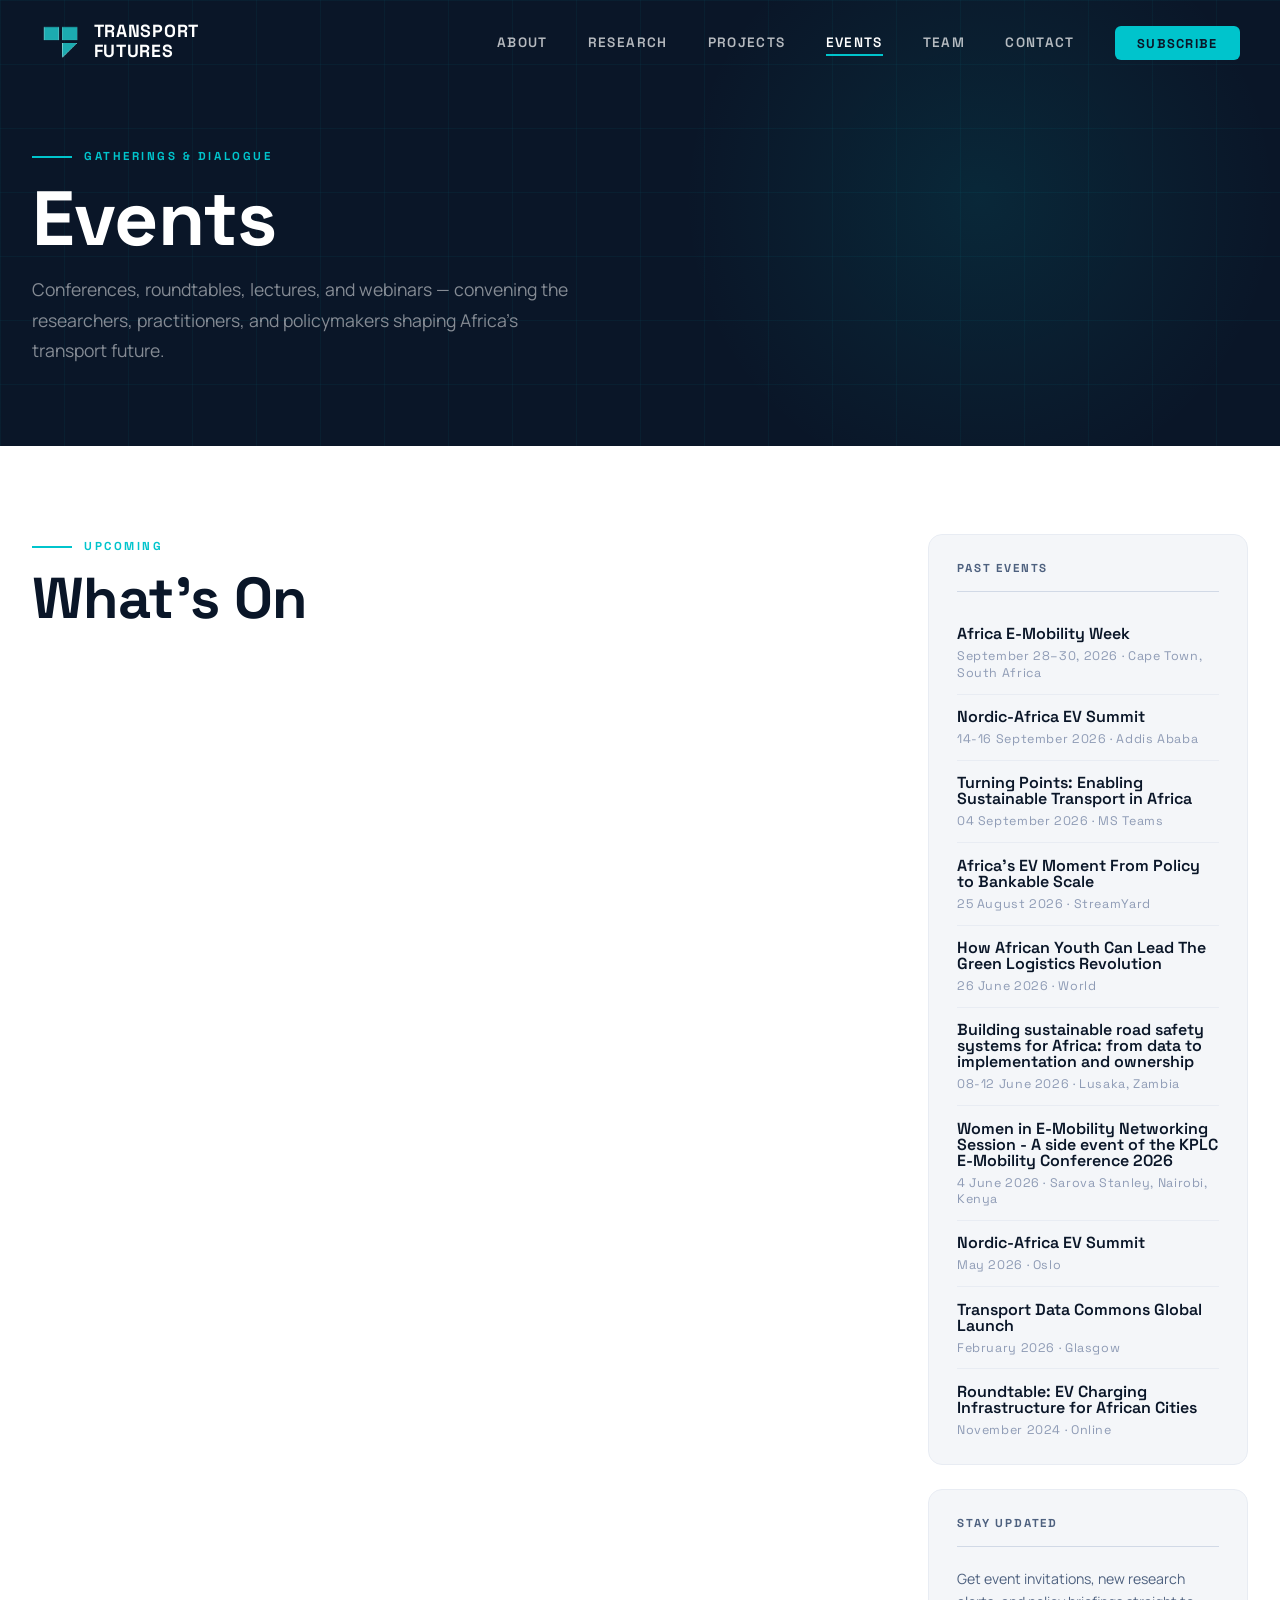
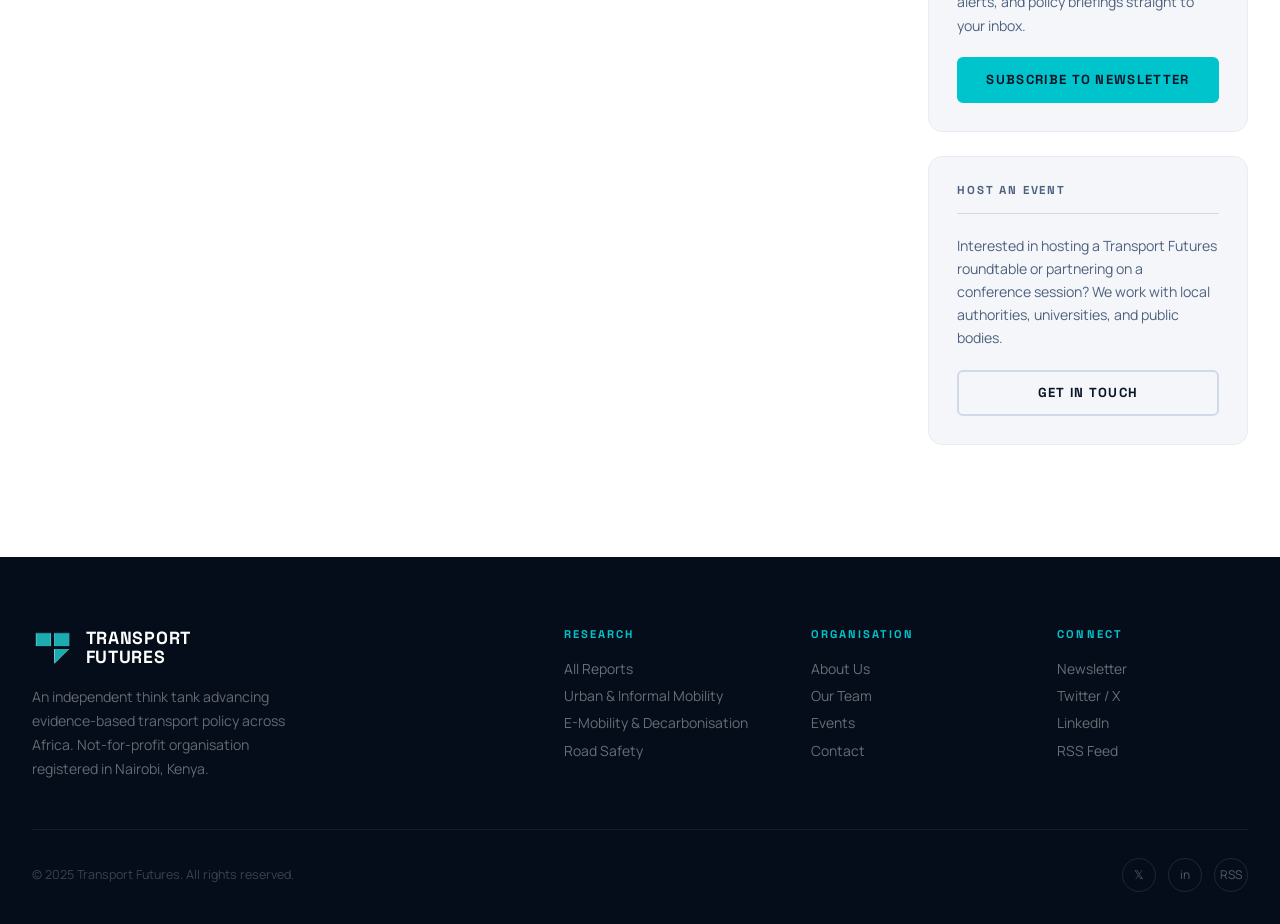
<file: events.html>
<!DOCTYPE html>
<html lang="en">
<head>
  <meta charset="UTF-8">
  <meta name="viewport" content="width=device-width, initial-scale=1.0">
  <title>Events — Transport Futures</title>
  <meta name="description" content="Conferences, roundtables, lectures and webinars from Transport Futures — convening researchers, practitioners and policymakers across the continent.">
  <link rel="stylesheet" href="css/styles.css">
</head>
<body>

<!-- NAVIGATION -->
<nav class="nav" id="mainNav">
  <a href="index.html" class="nav-logo">
    <img src="images/logo.png" alt="" class="nav-logo-mark">
    <div class="nav-logo-text">Transport<br>Futures</div>
  </a>
  <ul class="nav-links">
    <li><a href="about.html">About</a></li>
    <li><a href="research.html">Research</a></li>
    <li><a href="projects.html">Projects</a></li>
    <li><a href="events.html">Events</a></li>
    <li><a href="team.html">Team</a></li>
    <li><a href="contact.html">Contact</a></li>
    <li><a href="index.html#newsletter" class="nav-cta">Subscribe</a></li>
  </ul>
  <button class="nav-hamburger" id="hamburger" aria-label="Open menu">
    <span></span><span></span><span></span>
  </button>
</nav>
<div class="nav-mobile" id="mobileMenu">
  <button class="nav-mobile-close" id="mobileClose">&#x2715;</button>
  <a href="about.html">About</a>
  <a href="research.html">Research</a>
  <a href="projects.html">Projects</a>
  <a href="events.html">Events</a>
  <a href="team.html">Team</a>
  <a href="contact.html">Contact</a>
</div>

<!-- PAGE HERO -->
<section class="page-hero">
  <div class="page-hero-bg"></div>
  <div class="page-hero-glow"></div>
  <div class="page-hero-content">
    <div class="label">Gatherings &amp; Dialogue</div>
    <h1>Events</h1>
    <p class="hero-sub">Conferences, roundtables, lectures, and webinars — convening the researchers, practitioners, and policymakers shaping Africa's transport future.</p>
  </div>
</section>

<!-- EVENTS CONTENT -->
<section class="section">
  <div class="events-layout">

    <!-- Main column: upcoming -->
    <div class="events-col">
      <div class="label reveal">Upcoming</div>
      <h2 class="reveal">What's On</h2>
      <div id="events-upcoming">
        <!-- Loaded by cms-render.js -->
      </div>
    </div>

    <!-- Sidebar -->
    <div class="events-sidebar">

      <div class="sidebar-card reveal">
        <h5>Past Events</h5>
        <div id="events-past">
          <!-- Loaded by cms-render.js -->
        </div>
      </div>

      <div class="sidebar-card reveal reveal-delay-1">
        <h5>Stay Updated</h5>
        <p style="font-size:.88rem;color:var(--c-grey-600);line-height:1.65;margin-bottom:1.25rem">
          Get event invitations, new research alerts, and policy briefings straight to your inbox.
        </p>
        <a href="index.html#newsletter" class="btn btn-primary" style="width:100%;justify-content:center;font-size:.82rem">Subscribe to Newsletter</a>
      </div>

      <div class="sidebar-card reveal reveal-delay-2">
        <h5>Host an Event</h5>
        <p style="font-size:.88rem;color:var(--c-grey-600);line-height:1.65;margin-bottom:1.25rem">
          Interested in hosting a Transport Futures roundtable or partnering on a conference session? We work with local authorities, universities, and public bodies.
        </p>
        <a href="contact.html" class="btn btn-ghost" style="width:100%;justify-content:center;font-size:.82rem;border-color:var(--c-grey-200)">Get in Touch</a>
      </div>

    </div>

  </div>
</section>

<!-- FOOTER -->
<footer class="footer">
  <div class="footer-grid">
    <div class="footer-brand">
      <a href="index.html" class="nav-logo">
        <img src="images/logo.png" alt="" class="nav-logo-mark">
        <div class="nav-logo-text">Transport<br>Futures</div>
      </a>
      <p>An independent think tank advancing evidence-based transport policy across Africa. Not-for-profit organisation registered in Nairobi, Kenya.</p>
    </div>
    <div class="footer-col">
      <h5>Research</h5>
      <ul>
        <li><a href="research.html">All Reports</a></li>
        <li><a href="research.html">Urban &amp; Informal Mobility</a></li>
        <li><a href="research.html">E-Mobility &amp; Decarbonisation</a></li>
        <li><a href="research.html">Road Safety</a></li>
      </ul>
    </div>
    <div class="footer-col">
      <h5>Organisation</h5>
      <ul>
        <li><a href="about.html">About Us</a></li>
        <li><a href="team.html">Our Team</a></li>
        <li><a href="events.html">Events</a></li>
        <li><a href="contact.html">Contact</a></li>
      </ul>
    </div>
    <div class="footer-col">
      <h5>Connect</h5>
      <ul>
        <li><a href="index.html#newsletter">Newsletter</a></li>
        <li><a href="#">Twitter / X</a></li>
        <li><a href="https://www.linkedin.com/company/transport-futures-africa/" target="_blank" rel="noopener">LinkedIn</a></li>
        <li><a href="#">RSS Feed</a></li>
      </ul>
    </div>
  </div>
  <div class="footer-bottom">
    <p>© 2025 Transport Futures. All rights reserved.</p>
    <div class="footer-social">
      <a href="#" aria-label="Twitter">&#120143;</a>
      <a href="https://www.linkedin.com/company/transport-futures-africa/" target="_blank" rel="noopener" aria-label="LinkedIn">in</a>
      <a href="#" aria-label="RSS">RSS</a>
    </div>
  </div>
</footer>

<script src="js/main.js"></script>
<script src="js/font-switcher.js"></script>
<script src="js/cms-render.js"></script>
</body>
</html>
</file>
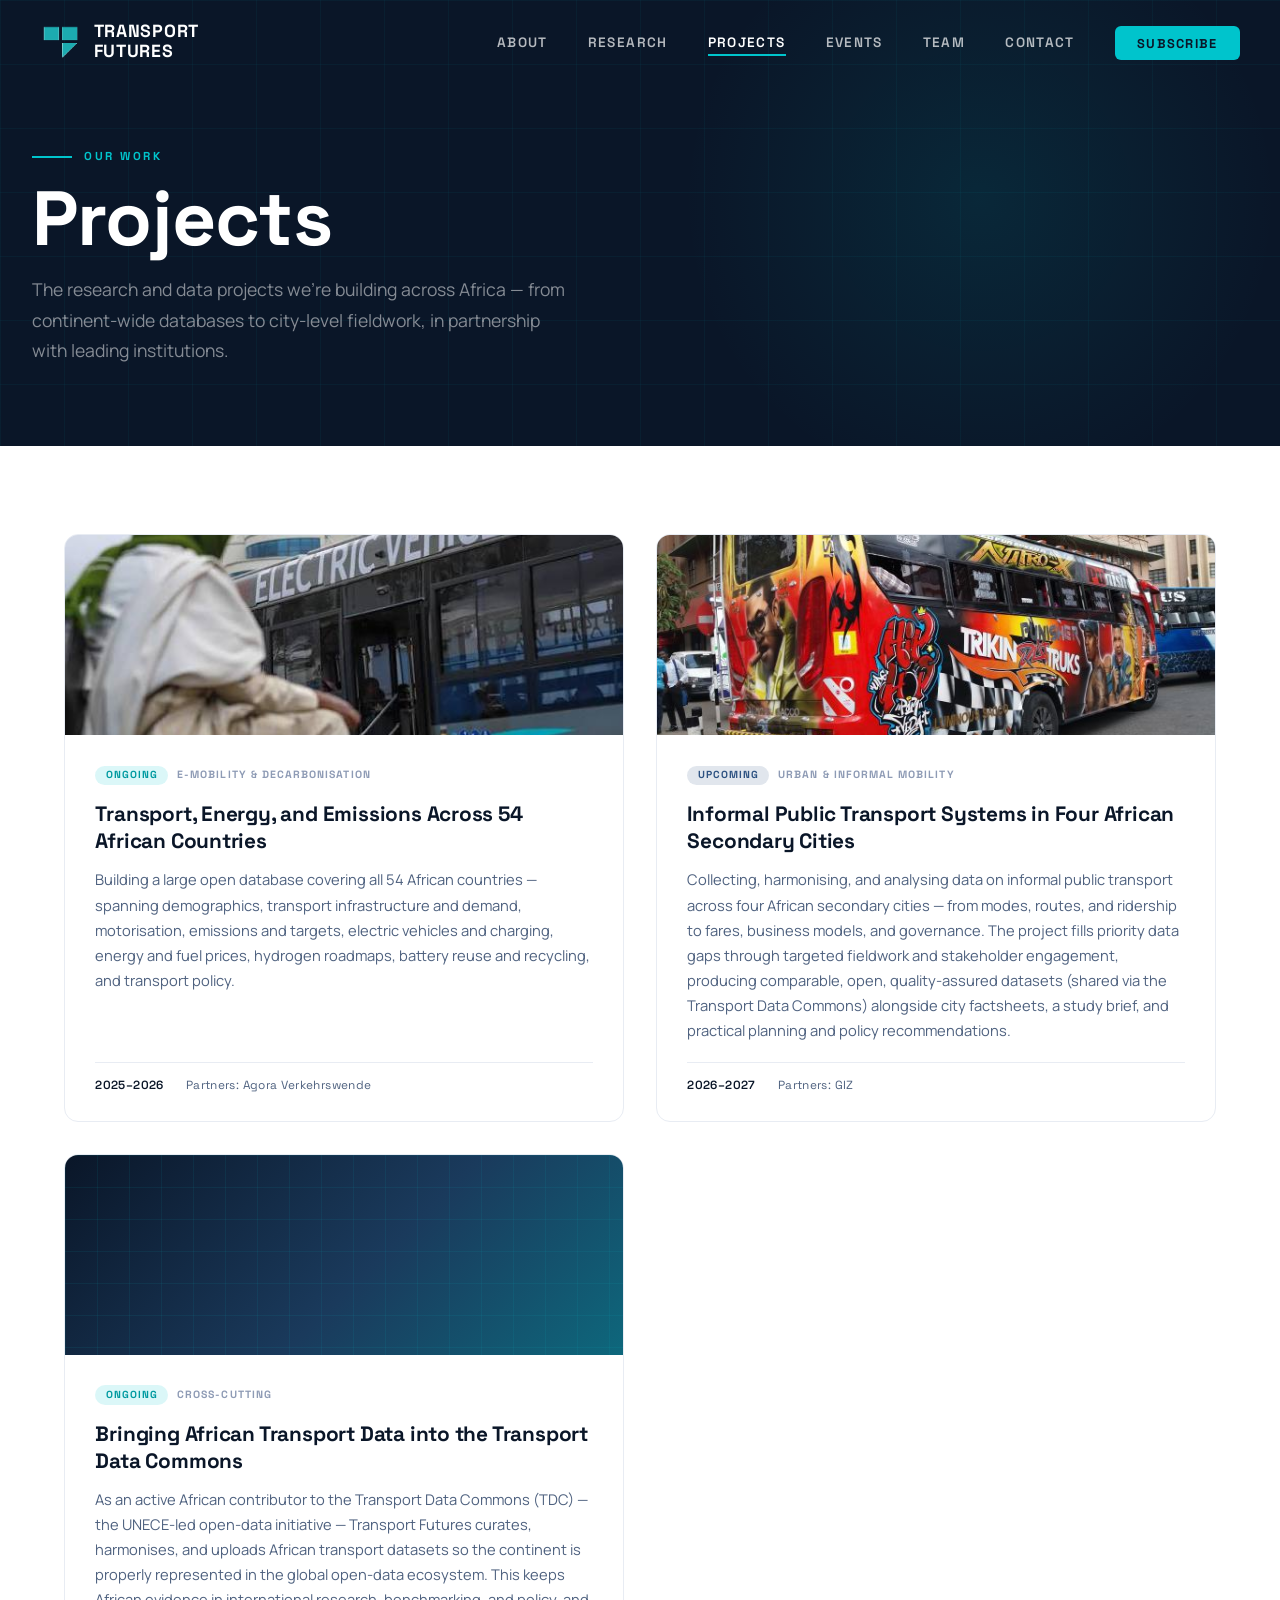
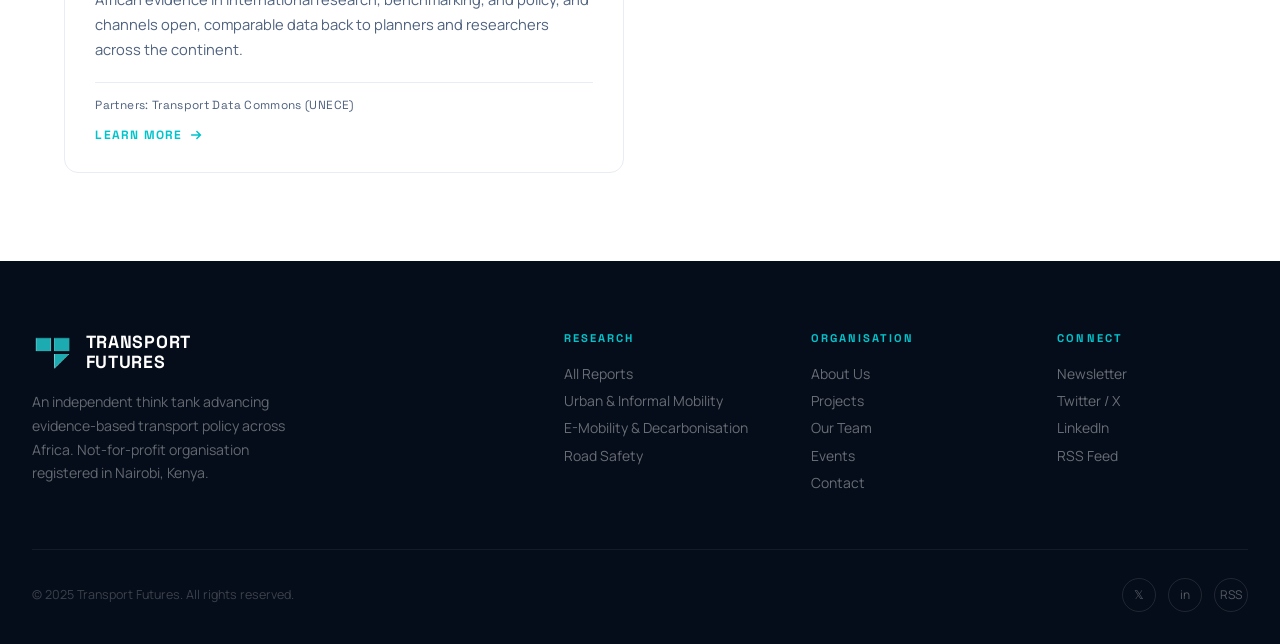
<file: projects.html>
<!DOCTYPE html>
<html lang="en">
<head>
  <meta charset="UTF-8">
  <meta name="viewport" content="width=device-width, initial-scale=1.0">
  <title>Projects — Transport Futures</title>
  <meta name="description" content="Explore the research and data projects Transport Futures is building across Africa — from continent-wide databases to city-level fieldwork.">
  <link rel="stylesheet" href="css/styles.css">
</head>
<body>

<!-- NAVIGATION -->
<nav class="nav" id="mainNav">
  <a href="index.html" class="nav-logo">
    <img src="images/logo.png" alt="" class="nav-logo-mark">
    <div class="nav-logo-text">Transport<br>Futures</div>
  </a>
  <ul class="nav-links">
    <li><a href="about.html">About</a></li>
    <li><a href="research.html">Research</a></li>
    <li><a href="projects.html">Projects</a></li>
    <li><a href="events.html">Events</a></li>
    <li><a href="team.html">Team</a></li>
    <li><a href="contact.html">Contact</a></li>
    <li><a href="index.html#newsletter" class="nav-cta">Subscribe</a></li>
  </ul>
  <button class="nav-hamburger" id="hamburger" aria-label="Open menu">
    <span></span><span></span><span></span>
  </button>
</nav>
<div class="nav-mobile" id="mobileMenu">
  <button class="nav-mobile-close" id="mobileClose">&#x2715;</button>
  <a href="about.html">About</a>
  <a href="research.html">Research</a>
  <a href="projects.html">Projects</a>
  <a href="events.html">Events</a>
  <a href="team.html">Team</a>
  <a href="contact.html">Contact</a>
</div>

<!-- PAGE HERO -->
<section class="page-hero">
  <div class="page-hero-bg"></div>
  <div class="page-hero-glow"></div>
  <div class="page-hero-content">
    <div class="label">Our Work</div>
    <h1>Projects</h1>
    <p class="hero-sub">The research and data projects we're building across Africa — from continent-wide databases to city-level fieldwork, in partnership with leading institutions.</p>
  </div>
</section>

<!-- PROJECTS -->
<section class="section">
  <div class="container">
    <div class="projects-grid reveal" id="projects-grid">
      <!-- Loaded by cms-render.js -->
    </div>
  </div>
</section>

<!-- FOOTER -->
<footer class="footer">
  <div class="footer-grid">
    <div class="footer-brand">
      <a href="index.html" class="nav-logo">
        <img src="images/logo.png" alt="" class="nav-logo-mark">
        <div class="nav-logo-text">Transport<br>Futures</div>
      </a>
      <p>An independent think tank advancing evidence-based transport policy across Africa. Not-for-profit organisation registered in Nairobi, Kenya.</p>
    </div>
    <div class="footer-col">
      <h5>Research</h5>
      <ul>
        <li><a href="research.html">All Reports</a></li>
        <li><a href="research.html">Urban &amp; Informal Mobility</a></li>
        <li><a href="research.html">E-Mobility &amp; Decarbonisation</a></li>
        <li><a href="research.html">Road Safety</a></li>
      </ul>
    </div>
    <div class="footer-col">
      <h5>Organisation</h5>
      <ul>
        <li><a href="about.html">About Us</a></li>
        <li><a href="projects.html">Projects</a></li>
        <li><a href="team.html">Our Team</a></li>
        <li><a href="events.html">Events</a></li>
        <li><a href="contact.html">Contact</a></li>
      </ul>
    </div>
    <div class="footer-col">
      <h5>Connect</h5>
      <ul>
        <li><a href="index.html#newsletter">Newsletter</a></li>
        <li><a href="#">Twitter / X</a></li>
        <li><a href="https://www.linkedin.com/company/transport-futures-africa/" target="_blank" rel="noopener">LinkedIn</a></li>
        <li><a href="#">RSS Feed</a></li>
      </ul>
    </div>
  </div>
  <div class="footer-bottom">
    <p>© 2025 Transport Futures. All rights reserved.</p>
    <div class="footer-social">
      <a href="#" aria-label="Twitter">&#120143;</a>
      <a href="https://www.linkedin.com/company/transport-futures-africa/" target="_blank" rel="noopener" aria-label="LinkedIn">in</a>
      <a href="#" aria-label="RSS">RSS</a>
    </div>
  </div>
</footer>

<script src="js/main.js"></script>
<script src="js/font-switcher.js"></script>
<script src="js/cms-render.js"></script>
</body>
</html>
</file>
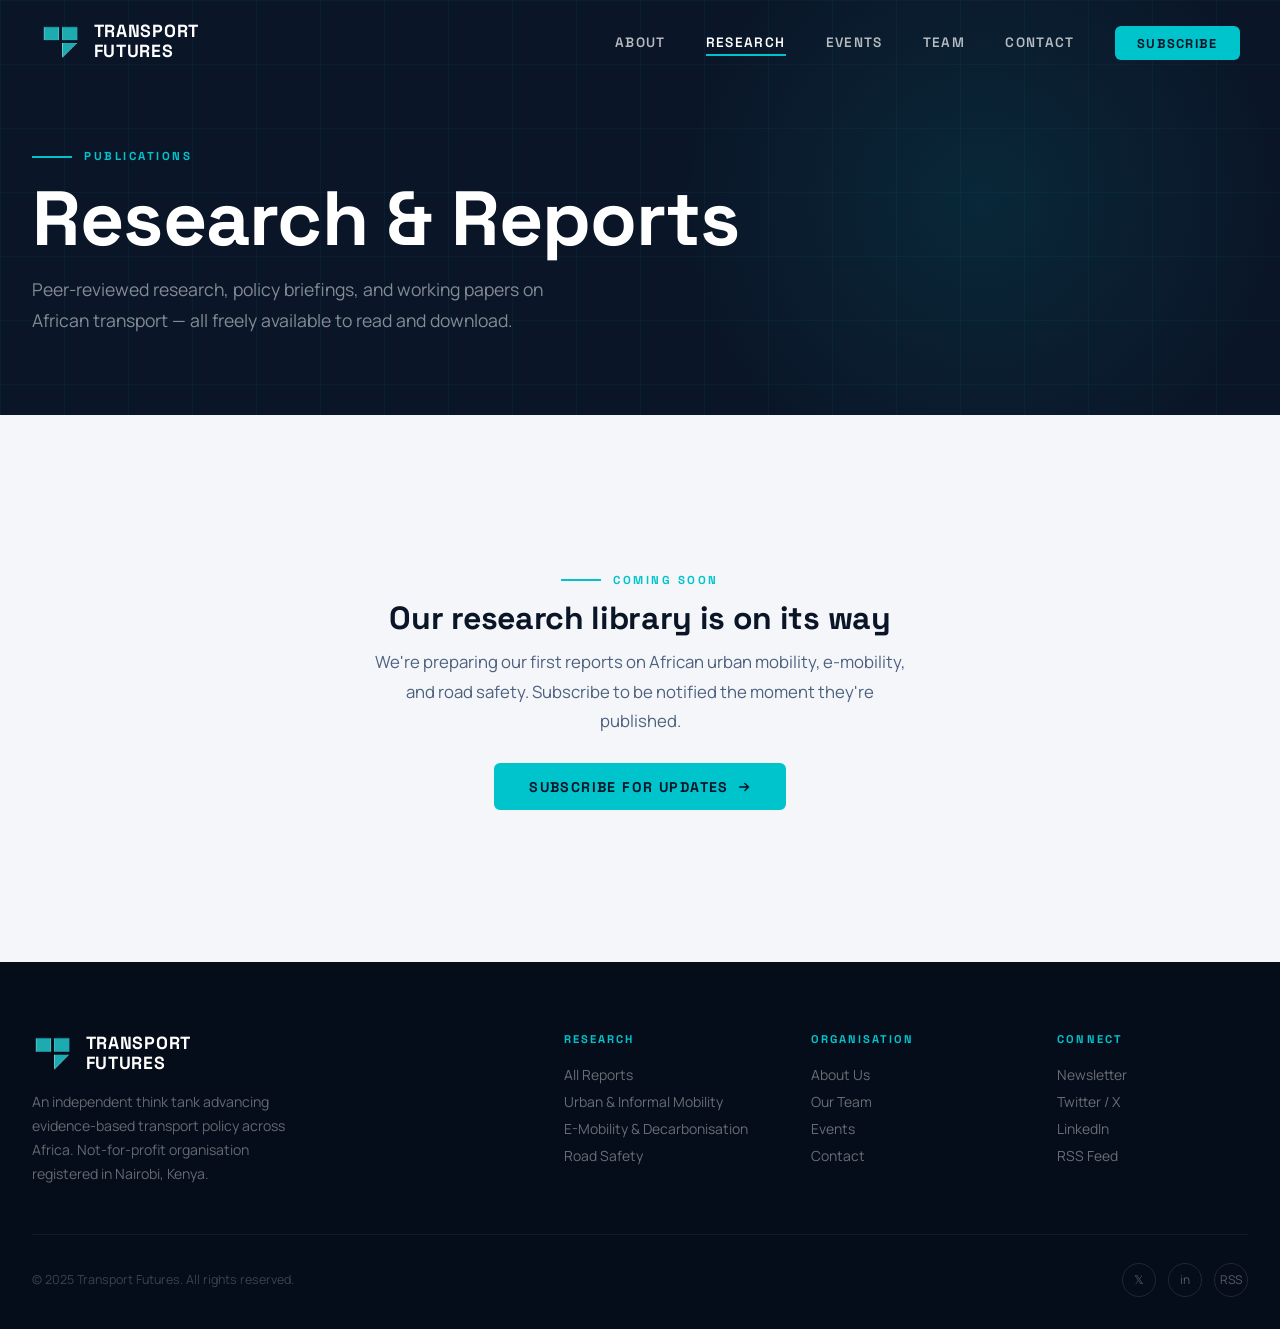
<file: research.html>
<!DOCTYPE html>
<html lang="en">
<head>
  <meta charset="UTF-8">
  <meta name="viewport" content="width=device-width, initial-scale=1.0">
  <title>Research — Transport Futures</title>
  <meta name="description" content="Browse all Transport Futures research reports, policy briefings, and working papers on sustainable mobility across the African continent.">
  <link rel="stylesheet" href="css/styles.css">
  <style>
    .research-card { transition: opacity .35s ease, transform .35s ease; }
  </style>
</head>
<body>

<!-- NAVIGATION -->
<nav class="nav" id="mainNav">
  <a href="index.html" class="nav-logo">
    <img src="images/logo.png" alt="" class="nav-logo-mark">
    <div class="nav-logo-text">Transport<br>Futures</div>
  </a>
  <ul class="nav-links">
    <li><a href="about.html">About</a></li>
    <li><a href="research.html">Research</a></li>
    <li><a href="events.html">Events</a></li>
    <li><a href="team.html">Team</a></li>
    <li><a href="contact.html">Contact</a></li>
    <li><a href="index.html#newsletter" class="nav-cta">Subscribe</a></li>
  </ul>
  <button class="nav-hamburger" id="hamburger" aria-label="Open menu">
    <span></span><span></span><span></span>
  </button>
</nav>
<div class="nav-mobile" id="mobileMenu">
  <button class="nav-mobile-close" id="mobileClose">&#x2715;</button>
  <a href="about.html">About</a>
  <a href="research.html">Research</a>
  <a href="events.html">Events</a>
  <a href="team.html">Team</a>
  <a href="contact.html">Contact</a>
</div>

<!-- PAGE HERO -->
<section class="page-hero">
  <div class="page-hero-bg"></div>
  <div class="page-hero-glow"></div>
  <div class="page-hero-content">
    <div class="label">Publications</div>
    <h1>Research &amp; Reports</h1>
    <p class="hero-sub">Peer-reviewed research, policy briefings, and working papers on African transport — all freely available to read and download.</p>
  </div>
</section>

<!-- FEATURED REPORT -->
<section class="section" style="background:var(--c-grey-50)">
  <div class="container">

    <div class="featured-report reveal" id="featured-report">
      <!-- Loaded by cms-render.js -->
    </div>

    <!-- Filter bar -->
    <div class="filter-bar reveal">
      <button type="button" class="filter-btn active" data-filter="all">All Topics</button>
      <button type="button" class="filter-btn" data-filter="urban">Urban &amp; Informal Mobility</button>
      <button type="button" class="filter-btn" data-filter="emobility">E-Mobility</button>
      <button type="button" class="filter-btn" data-filter="safety">Road Safety</button>
    </div>

    <!-- Research grid -->
    <div class="research-full-grid" id="research-grid">
      <!-- Loaded by cms-render.js -->
    </div>

  </div>
</section>

<!-- FOOTER -->
<footer class="footer">
  <div class="footer-grid">
    <div class="footer-brand">
      <a href="index.html" class="nav-logo">
        <img src="images/logo.png" alt="" class="nav-logo-mark">
        <div class="nav-logo-text">Transport<br>Futures</div>
      </a>
      <p>An independent think tank advancing evidence-based transport policy across Africa. Not-for-profit organisation registered in Nairobi, Kenya.</p>
    </div>
    <div class="footer-col">
      <h5>Research</h5>
      <ul>
        <li><a href="research.html">All Reports</a></li>
        <li><a href="research.html">Urban &amp; Informal Mobility</a></li>
        <li><a href="research.html">E-Mobility &amp; Decarbonisation</a></li>
        <li><a href="research.html">Road Safety</a></li>
      </ul>
    </div>
    <div class="footer-col">
      <h5>Organisation</h5>
      <ul>
        <li><a href="about.html">About Us</a></li>
        <li><a href="team.html">Our Team</a></li>
        <li><a href="events.html">Events</a></li>
        <li><a href="contact.html">Contact</a></li>
      </ul>
    </div>
    <div class="footer-col">
      <h5>Connect</h5>
      <ul>
        <li><a href="index.html#newsletter">Newsletter</a></li>
        <li><a href="#">Twitter / X</a></li>
        <li><a href="https://www.linkedin.com/company/transport-futures-africa/" target="_blank" rel="noopener">LinkedIn</a></li>
        <li><a href="#">RSS Feed</a></li>
      </ul>
    </div>
  </div>
  <div class="footer-bottom">
    <p>© 2025 Transport Futures. All rights reserved.</p>
    <div class="footer-social">
      <a href="#" aria-label="Twitter">&#120143;</a>
      <a href="https://www.linkedin.com/company/transport-futures-africa/" target="_blank" rel="noopener" aria-label="LinkedIn">in</a>
      <a href="#" aria-label="RSS">RSS</a>
    </div>
  </div>
</footer>

<script src="js/main.js"></script>
<script src="js/font-switcher.js"></script>
<script src="js/cms-render.js"></script>
</body>
</html>
</file>
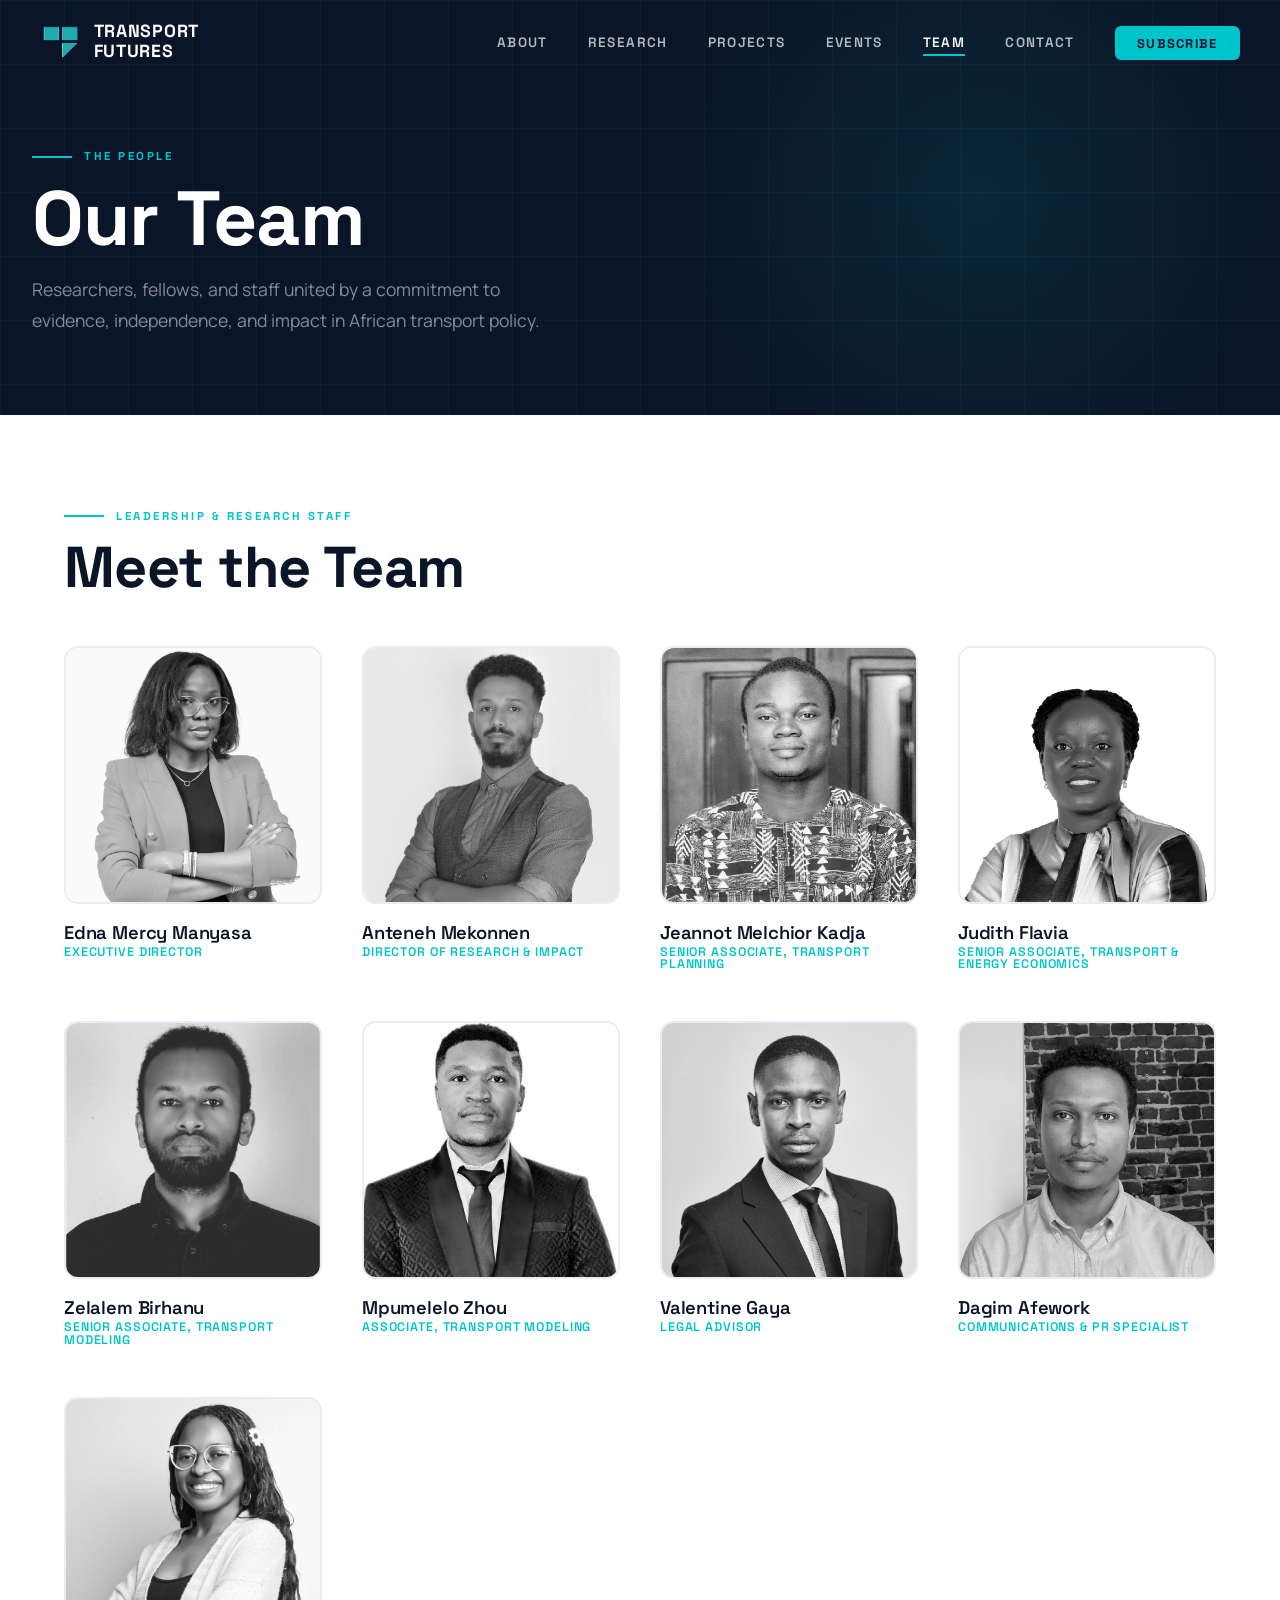
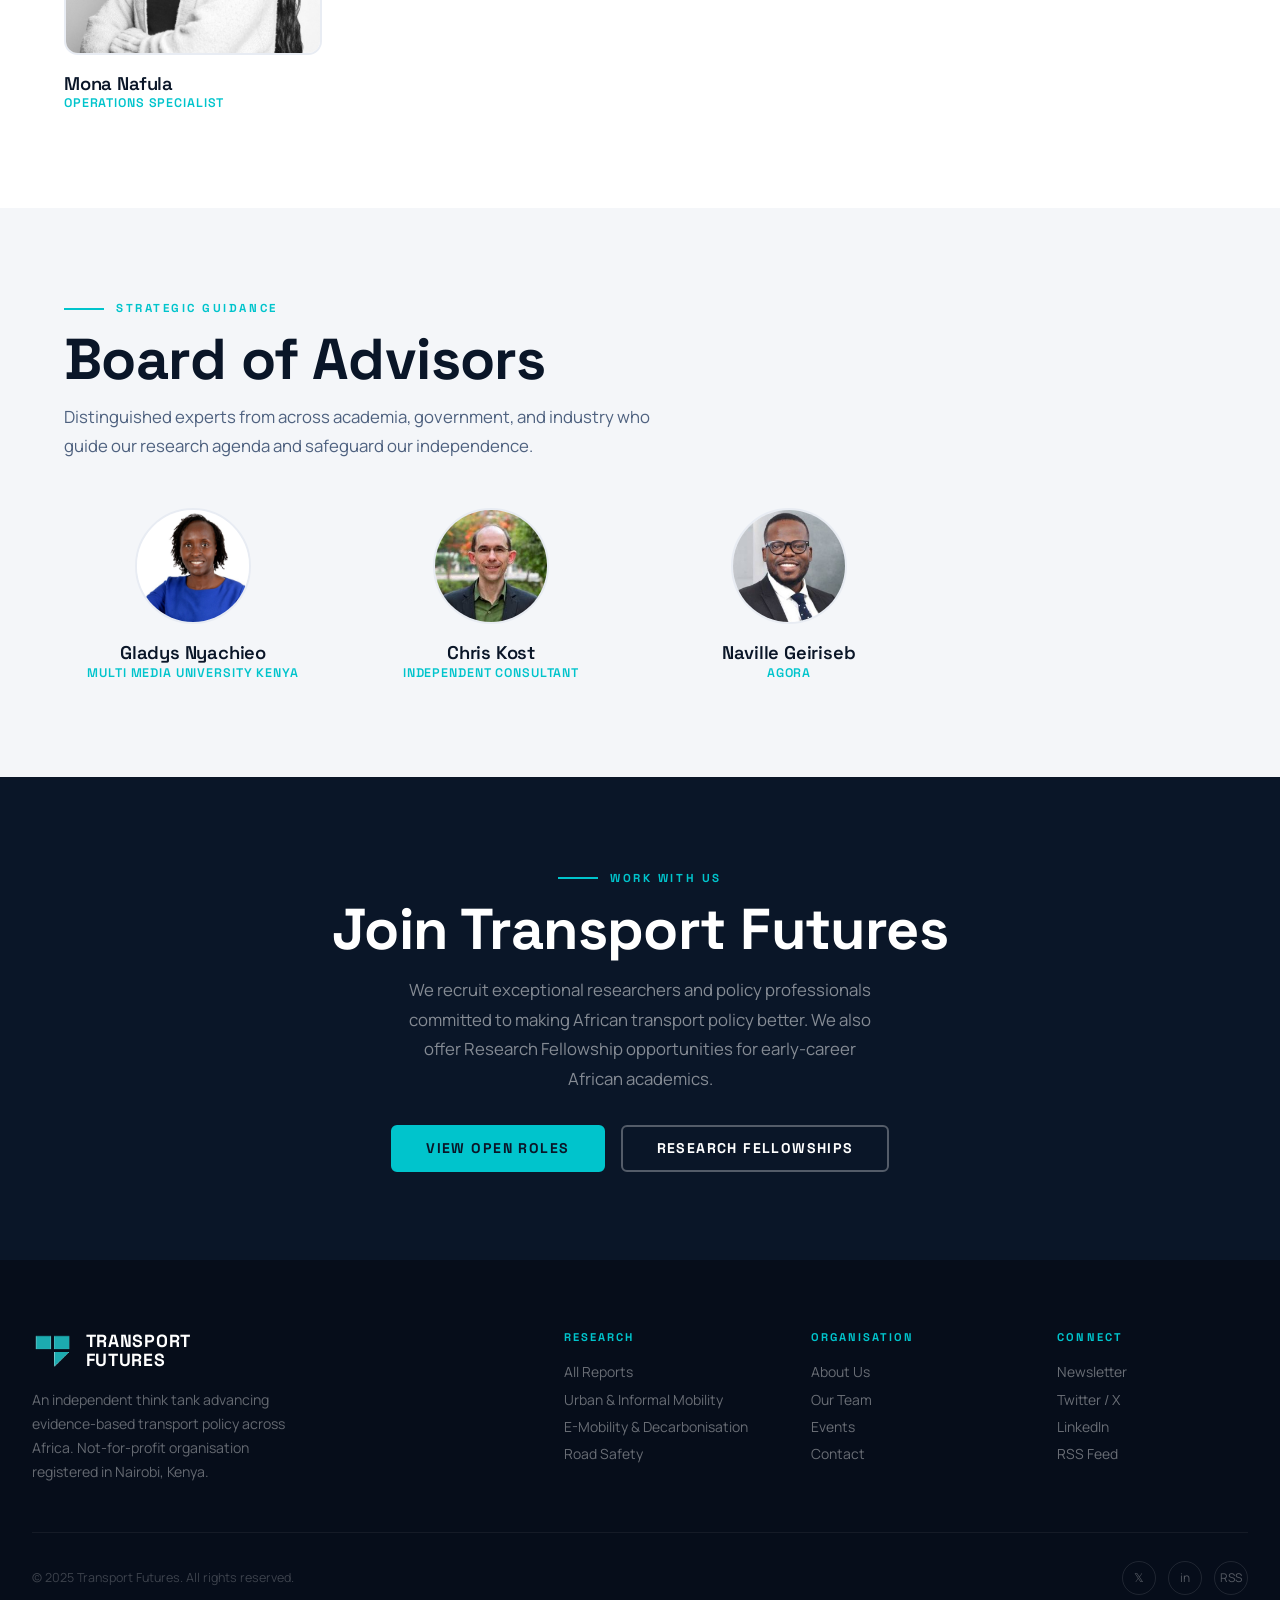
<file: team.html>
<!DOCTYPE html>
<html lang="en">
<head>
  <meta charset="UTF-8">
  <meta name="viewport" content="width=device-width, initial-scale=1.0">
  <title>Team — Transport Futures</title>
  <meta name="description" content="Meet the researchers, fellows, and staff behind Transport Futures.">
  <link rel="stylesheet" href="css/styles.css">
</head>
<body>

<!-- NAVIGATION -->
<nav class="nav" id="mainNav">
  <a href="index.html" class="nav-logo">
    <img src="images/logo.png" alt="" class="nav-logo-mark">
    <div class="nav-logo-text">Transport<br>Futures</div>
  </a>
  <ul class="nav-links">
    <li><a href="about.html">About</a></li>
    <li><a href="research.html">Research</a></li>
    <li><a href="projects.html">Projects</a></li>
    <li><a href="events.html">Events</a></li>
    <li><a href="team.html">Team</a></li>
    <li><a href="contact.html">Contact</a></li>
    <li><a href="index.html#newsletter" class="nav-cta">Subscribe</a></li>
  </ul>
  <button class="nav-hamburger" id="hamburger" aria-label="Open menu">
    <span></span><span></span><span></span>
  </button>
</nav>
<div class="nav-mobile" id="mobileMenu">
  <button class="nav-mobile-close" id="mobileClose">&#x2715;</button>
  <a href="about.html">About</a>
  <a href="research.html">Research</a>
  <a href="projects.html">Projects</a>
  <a href="events.html">Events</a>
  <a href="team.html">Team</a>
  <a href="contact.html">Contact</a>
</div>

<!-- PAGE HERO -->
<section class="page-hero">
  <div class="page-hero-bg"></div>
  <div class="page-hero-glow"></div>
  <div class="page-hero-content">
    <div class="label">The People</div>
    <h1>Our Team</h1>
    <p class="hero-sub">Researchers, fellows, and staff united by a commitment to evidence, independence, and impact in African transport policy.</p>
  </div>
</section>

<!-- LEADERSHIP -->
<section class="section">
  <div class="container">

    <div class="reveal" style="max-width:var(--max-w);margin:0 auto 0">
      <div class="label">Leadership &amp; Research Staff</div>
      <h2>Meet the Team</h2>
    </div>

    <div class="team-grid" id="team-grid">
      <!-- Loaded by cms-render.js -->
    </div>

  </div>
</section>

<!-- BOARD OF ADVISORS -->
<!-- Auto-hidden by cms-render.js when no advisors are present, so it stays
     invisible until the Board of Advisors list is populated in the CMS. -->
<section class="section" id="advisors" style="display:none;background:var(--c-grey-50)">
  <div class="container">

    <div class="reveal" style="max-width:var(--max-w);margin:0 auto">
      <div class="label">Strategic Guidance</div>
      <h2>Board of Advisors</h2>
      <p style="max-width:600px;margin-top:.75rem">Distinguished experts from across academia, government, and industry who guide our research agenda and safeguard our independence.</p>
    </div>

    <div class="team-grid team-grid--advisors" id="advisors-grid">
      <!-- Loaded by cms-render.js -->
    </div>

  </div>
</section>

<!-- JOIN US -->
<section class="section" style="background:var(--c-navy)">
  <div class="container">
    <div style="max-width:640px;margin:0 auto;text-align:center">
      <div class="label reveal" style="justify-content:center;color:var(--c-teal)">Work With Us</div>
      <h2 class="reveal" style="color:var(--c-white)">Join Transport Futures</h2>
      <p class="reveal" style="color:rgba(255,255,255,.5);margin:1rem auto 2rem;max-width:480px">
        We recruit exceptional researchers and policy professionals committed to making African transport policy better. We also offer Research Fellowship opportunities for early-career African academics.
      </p>
      <div class="reveal" style="display:flex;gap:1rem;justify-content:center;flex-wrap:wrap">
        <a href="contact.html" class="btn btn-primary">View Open Roles</a>
        <a href="contact.html" class="btn btn-outline">Research Fellowships</a>
      </div>
    </div>
  </div>
</section>

<!-- FOOTER -->
<footer class="footer">
  <div class="footer-grid">
    <div class="footer-brand">
      <a href="index.html" class="nav-logo">
        <img src="images/logo.png" alt="" class="nav-logo-mark">
        <div class="nav-logo-text">Transport<br>Futures</div>
      </a>
      <p>An independent think tank advancing evidence-based transport policy across Africa. Not-for-profit organisation registered in Nairobi, Kenya.</p>
    </div>
    <div class="footer-col">
      <h5>Research</h5>
      <ul>
        <li><a href="research.html">All Reports</a></li>
        <li><a href="research.html">Urban &amp; Informal Mobility</a></li>
        <li><a href="research.html">E-Mobility &amp; Decarbonisation</a></li>
        <li><a href="research.html">Road Safety</a></li>
      </ul>
    </div>
    <div class="footer-col">
      <h5>Organisation</h5>
      <ul>
        <li><a href="about.html">About Us</a></li>
        <li><a href="team.html">Our Team</a></li>
        <li><a href="events.html">Events</a></li>
        <li><a href="contact.html">Contact</a></li>
      </ul>
    </div>
    <div class="footer-col">
      <h5>Connect</h5>
      <ul>
        <li><a href="index.html#newsletter">Newsletter</a></li>
        <li><a href="#">Twitter / X</a></li>
        <li><a href="https://www.linkedin.com/company/transport-futures-africa/" target="_blank" rel="noopener">LinkedIn</a></li>
        <li><a href="#">RSS Feed</a></li>
      </ul>
    </div>
  </div>
  <div class="footer-bottom">
    <p>© 2025 Transport Futures. All rights reserved.</p>
    <div class="footer-social">
      <a href="#" aria-label="Twitter">&#120143;</a>
      <a href="https://www.linkedin.com/company/transport-futures-africa/" target="_blank" rel="noopener" aria-label="LinkedIn">in</a>
      <a href="#" aria-label="RSS">RSS</a>
    </div>
  </div>
</footer>

<script src="js/main.js"></script>
<script src="js/font-switcher.js"></script>
<script src="js/cms-render.js"></script>
</body>
</html>
</file>
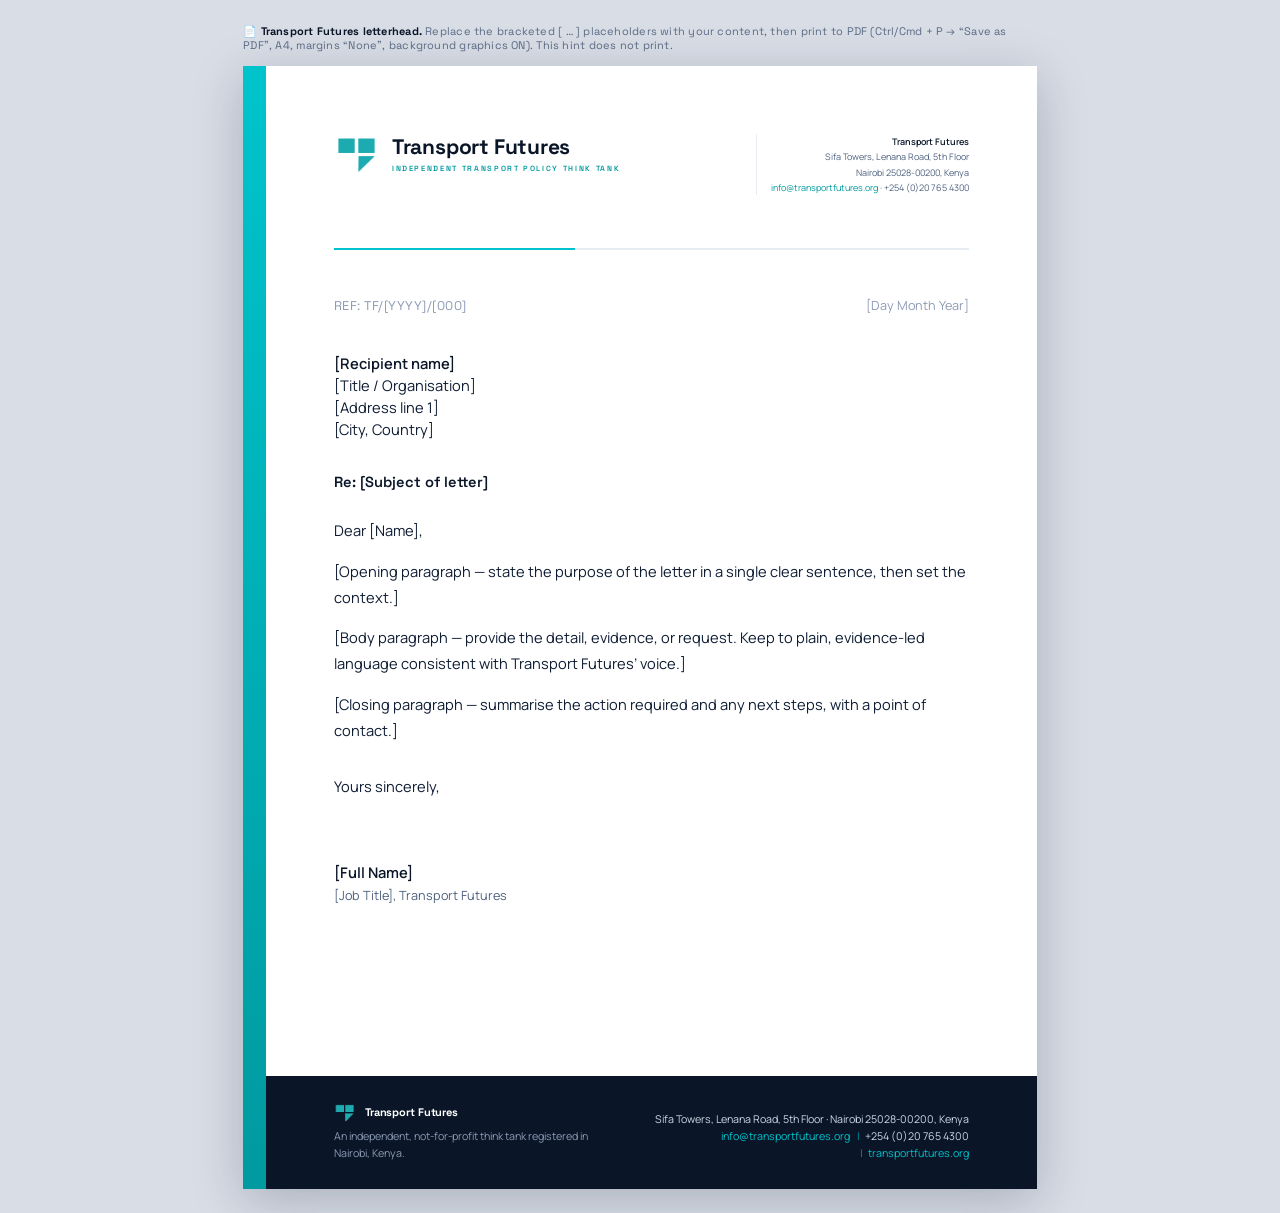
<file: brand/letterhead.html>
<!DOCTYPE html>
<html lang="en">
<head>
<meta charset="UTF-8">
<meta name="viewport" content="width=device-width, initial-scale=1.0">
<title>Transport Futures — Letterhead Template</title>

<!-- Brand fonts: Space Grotesk (signature / display) + Manrope (body) -->
<link rel="preconnect" href="https://fonts.googleapis.com">
<link rel="preconnect" href="https://fonts.gstatic.com" crossorigin>
<link href="https://fonts.googleapis.com/css2?family=Space+Grotesk:wght@400;500;600;700&family=Manrope:wght@300;400;500;600&display=swap" rel="stylesheet">

<style>
  /* =======================================================
     TRANSPORT FUTURES — OFFICIAL LETTERHEAD
     A4 (210 × 297 mm) · print-ready
     Brand colours:  Navy #0A1628  ·  Teal #00C4CC
     Brand type:     Space Grotesk (signature)  ·  Manrope (body)
     ======================================================= */

  :root{
    --navy:    #0A1628;
    --navy-600:#1a3a5c;
    --teal:    #00C4CC;
    --teal-700:#009AA0;
    --ink:     #0e1c33;
    --grey:    #4E617F;
    --grey-li: #8E9BB5;
    --line:    #E8ECF3;
    --display: 'Space Grotesk', Arial, sans-serif;
    --body:    'Manrope', Arial, sans-serif;
  }

  *{ box-sizing:border-box; margin:0; padding:0; }

  /* Screen preview only — never printed */
  body{
    background:#d8dde6;
    font-family:var(--body);
    color:var(--ink);
    -webkit-font-smoothing:antialiased;
    padding:24px 0;
  }

  .page{
    position:relative;
    width:210mm;
    min-height:297mm;
    margin:0 auto;
    background:#fff;
    display:flex;
    flex-direction:column;
    box-shadow:0 12px 48px rgba(10,22,40,.22);   /* screen only */
    overflow:hidden;
  }

  /* Thin teal spine echoing the blocky TF mark */
  .page::before{
    content:'';
    position:absolute;
    top:0; left:0;
    width:6mm; height:100%;
    background:linear-gradient(180deg,var(--teal) 0%, var(--teal-700) 100%);
  }

  /* ---------- HEADER ---------- */
  .lh-header{
    display:flex;
    align-items:flex-start;
    justify-content:space-between;
    padding:18mm 18mm 0 24mm;
  }
  .brand{ display:flex; align-items:center; gap:12px; }
  .brand img{ width:46px; height:auto; display:block; }
  .brand .wordmark{
    font-family:var(--display);
    font-weight:700;
    font-size:21px;
    line-height:.98;
    letter-spacing:-.01em;
    color:var(--navy);
  }
  .brand .tagline{
    margin-top:6px;
    font-family:var(--display);
    font-size:7.5px;
    font-weight:600;
    letter-spacing:.22em;
    text-transform:uppercase;
    color:var(--teal-700);
  }

  .contact-head{
    text-align:right;
    font-size:9px;
    line-height:1.7;
    color:var(--grey);
    padding-left:14px;
    border-left:1px solid var(--line);
  }
  .contact-head strong{ color:var(--navy); font-weight:600; }
  .contact-head a{ color:var(--teal-700); text-decoration:none; }

  /* Full-width teal hairline under the header */
  .lh-rule{
    margin:14mm 18mm 0 24mm;
    height:2px;
    background:linear-gradient(90deg,var(--teal) 0%, var(--teal) 38%, var(--line) 38%, var(--line) 100%);
  }

  /* ---------- BODY ---------- */
  .lh-body{
    flex:1;
    padding:12mm 18mm 10mm 24mm;
    font-size:11pt;
    line-height:1.75;
    color:var(--ink);
  }
  .lh-meta{
    display:flex;
    justify-content:space-between;
    font-size:9.5pt;
    color:var(--grey-li);
    margin-bottom:9mm;
  }
  .lh-meta .ref{ font-family:var(--display); letter-spacing:.04em; }

  .recipient{ margin-bottom:8mm; line-height:1.5; }
  .recipient .name{ font-weight:600; color:var(--navy); }

  .subject{
    font-family:var(--display);
    font-weight:600;
    color:var(--navy);
    margin-bottom:6mm;
  }
  .salutation{ margin-bottom:4mm; }
  .lh-body p{ margin-bottom:4mm; }

  .signoff{ margin-top:8mm; }
  .signoff .closing{ margin-bottom:16mm; }   /* space for a wet/scanned signature */
  .signoff .name{ font-weight:600; color:var(--navy); }
  .signoff .role{ font-size:9.5pt; color:var(--grey); }

  /* ---------- FOOTER ---------- */
  .lh-footer{
    background:var(--navy);
    color:#cfd8e6;
    padding:7mm 18mm 7mm 24mm;
    display:flex;
    justify-content:space-between;
    align-items:flex-end;
    gap:18px;
    font-size:8pt;
    line-height:1.6;
  }
  .lh-footer .mark-row{ display:flex; align-items:center; gap:9px; margin-bottom:5px; }
  .lh-footer .mark-row img{ width:22px; height:auto; }
  .lh-footer .mark-row span{
    font-family:var(--display);
    font-weight:700;
    font-size:11px;
    color:#fff;
    letter-spacing:-.01em;
  }
  .lh-footer .reg{ color:var(--grey-li); }
  .lh-footer .meta-right{ text-align:right; }
  .lh-footer a{ color:var(--teal); text-decoration:none; }
  .lh-footer .divider{ color:var(--teal-700); padding:0 5px; }

  /* ---------- PRINT ---------- */
  @page{ size:A4; margin:0; }
  @media print{
    body{ background:#fff; padding:0; }
    .page{ box-shadow:none; margin:0; width:auto; min-height:auto; }
    .screen-hint{ display:none !important; }
  }

  .screen-hint{
    max-width:210mm;
    margin:0 auto 14px;
    font-family:var(--display);
    font-size:11px;
    color:#5b6b85;
    letter-spacing:.02em;
  }
  .screen-hint b{ color:#0A1628; }
</style>
</head>
<body>

  <div class="screen-hint">
    📄 <b>Transport Futures letterhead.</b> Replace the bracketed [ … ] placeholders with your content, then print to PDF
    (Ctrl/Cmd&nbsp;+&nbsp;P → “Save as PDF”, A4, margins “None”, background graphics ON). This hint does not print.
  </div>

  <div class="page">

    <!-- ============ HEADER ============ -->
    <header class="lh-header">
      <div class="brand">
        <img src="[data-uri]" alt="Transport Futures">
        <div>
          <div class="wordmark">Transport&nbsp;Futures</div>
          <div class="tagline">Independent Transport Policy Think Tank</div>
        </div>
      </div>

      <div class="contact-head">
        <strong>Transport Futures</strong><br>
        Sifa Towers, Lenana Road, 5th Floor<br>
        Nairobi 25028-00200, Kenya<br>
        <a href="mailto:info@transportfutures.org">info@transportfutures.org</a> · +254&nbsp;(0)20&nbsp;765&nbsp;4300
      </div>
    </header>

    <div class="lh-rule"></div>

    <!-- ============ BODY (edit everything below) ============ -->
    <main class="lh-body">

      <div class="lh-meta">
        <span class="ref">REF: TF/[YYYY]/[000]</span>
        <span>[Day Month Year]</span>
      </div>

      <div class="recipient">
        <span class="name">[Recipient name]</span><br>
        [Title / Organisation]<br>
        [Address line 1]<br>
        [City, Country]
      </div>

      <div class="subject">Re: [Subject of letter]</div>

      <div class="salutation">Dear [Name],</div>

      <p>[Opening paragraph — state the purpose of the letter in a single clear sentence,
        then set the context.]</p>

      <p>[Body paragraph — provide the detail, evidence, or request. Keep to plain,
        evidence-led language consistent with Transport Futures’ voice.]</p>

      <p>[Closing paragraph — summarise the action required and any next steps, with a
        point of contact.]</p>

      <div class="signoff">
        <div class="closing">Yours sincerely,</div>
        <div class="name">[Full Name]</div>
        <div class="role">[Job Title], Transport Futures</div>
      </div>
    </main>

    <!-- ============ FOOTER ============ -->
    <footer class="lh-footer">
      <div>
        <div class="mark-row">
          <img src="[data-uri]" alt="">
          <span>Transport&nbsp;Futures</span>
        </div>
        <div class="reg">An independent, not-for-profit think tank registered in Nairobi, Kenya.</div>
      </div>
      <div class="meta-right">
        Sifa Towers, Lenana Road, 5th Floor · Nairobi 25028-00200, Kenya<br>
        <a href="mailto:info@transportfutures.org">info@transportfutures.org</a>
        <span class="divider">|</span>+254 (0)20 765 4300
        <span class="divider">|</span><a href="https://transportfutures.org">transportfutures.org</a>
      </div>
    </footer>

  </div>
</body>
</html>
</file>
<file: css/styles.css>
/* =========================================================
   TRANSPORT FUTURES — Shared Stylesheet
   Fonts: Space Grotesk (display) + Manrope (body)
   ========================================================= */

@import url('https://fonts.googleapis.com/css2?family=Space+Grotesk:wght@300;400;600;700&family=Manrope:wght@300;400;500;600&display=swap');

/* ---- DESIGN TOKENS ---- */
:root {
  --c-navy:      #0A1628;
  --c-navy-700:  #112240;
  --c-navy-600:  #1a3a5c;
  --c-navy-500:  #2d5282;
  --c-teal:      #00C4CC;
  --c-teal-700:  #009AA0;
  --c-teal-100:  #dff8f9;
  --c-white:     #FFFFFF;
  --c-grey-50:   #F4F6F9;
  --c-grey-100:  #E8ECF3;
  --c-grey-200:  #D1D9E6;
  --c-grey-400:  #8E9BB5;
  --c-grey-600:  #4E617F;
  --c-grey-700:  #3D4F6B;
  --c-ink:       #0e1c33;

  --font-display: 'Space Grotesk', sans-serif;
  --font-body:    'Manrope', sans-serif;

  --max-w:    1280px;
  --r:        6px;
  --r-lg:     14px;

  --shadow-sm: 0 2px 8px  rgba(10,22,40,.07);
  --shadow-md: 0 8px 32px rgba(10,22,40,.12);
  --shadow-lg: 0 24px 72px rgba(10,22,40,.18);

  --ease: cubic-bezier(.25,.46,.45,.94);
  --t:    all .3s var(--ease);
}

/* ---- RESET ---- */
*, *::before, *::after { box-sizing: border-box; margin: 0; padding: 0; }
html { scroll-behavior: smooth; }
body {
  font-family: var(--font-body);
  color: var(--c-navy);
  background: var(--c-white);
  -webkit-font-smoothing: antialiased;
  overflow-x: hidden;
  line-height: 1;
}
img { display: block; max-width: 100%; }
button { cursor: pointer; font-family: inherit; }

/* ---- TYPOGRAPHY ---- */
h1, h2, h3, h4, h5 {
  font-family: var(--font-display);
  line-height: 1.03;
  font-weight: 700;
  letter-spacing: -.01em;
}
h1 { font-size: clamp(3.2rem, 8.5vw, 7.5rem); font-weight: 800; }
h2 { font-size: clamp(2rem,  4.5vw, 3.75rem); }
h3 { font-size: clamp(1.4rem, 2.5vw, 2.2rem); }
h4 { font-size: 1.3rem; font-weight: 600; }
h5 { font-size: .78rem; font-weight: 700; letter-spacing: .15em; text-transform: uppercase; }

p {
  font-family: var(--font-body);
  line-height: 1.75;
  color: var(--c-grey-600);
  font-size: 1.05rem;
}
a { color: var(--c-teal); text-decoration: none; transition: var(--t); }

/* ---- LAYOUT ---- */
.container  { max-width: var(--max-w); margin: 0 auto; padding: 0 2rem; }
.section    { padding: 5.5rem 2rem; }
.section-sm { padding: 3.5rem 2rem; }

/* ---- LABEL ---- */
.label {
  display: inline-flex;
  align-items: center;
  gap: .75rem;
  font-family: var(--font-display);
  font-size: .72rem;
  font-weight: 700;
  letter-spacing: .22em;
  text-transform: uppercase;
  color: var(--c-teal);
  margin-bottom: 1rem;
}
.label::before {
  content: '';
  display: block;
  width: 2.5rem;
  height: 2px;
  background: var(--c-teal);
  flex-shrink: 0;
}
.label-dark { color: rgba(0,196,204,.8); }

/* ---- BUTTONS ---- */
.btn {
  display: inline-flex;
  align-items: center;
  gap: .5rem;
  font-family: var(--font-display);
  font-weight: 700;
  font-size: .88rem;
  letter-spacing: .1em;
  text-transform: uppercase;
  padding: .9rem 2.1rem;
  border-radius: var(--r);
  border: 2px solid transparent;
  transition: var(--t);
  white-space: nowrap;
}
.btn-primary {
  background: var(--c-teal);
  color: var(--c-navy);
  border-color: var(--c-teal);
}
.btn-primary:hover {
  background: #1dd6de;
  border-color: #1dd6de;
  transform: translateY(-2px);
  box-shadow: 0 8px 24px rgba(0,196,204,.3);
  color: var(--c-navy);
}
.btn-outline {
  background: transparent;
  color: var(--c-white);
  border-color: rgba(255,255,255,.3);
}
.btn-outline:hover {
  border-color: var(--c-teal);
  color: var(--c-teal);
}
.btn-ghost {
  background: transparent;
  color: var(--c-navy);
  border-color: var(--c-grey-200);
}
.btn-ghost:hover {
  background: var(--c-navy);
  border-color: var(--c-navy);
  color: var(--c-white);
}

/* ---- NAVIGATION ---- */
.nav {
  position: fixed; top: 0; left: 0; right: 0;
  z-index: 900;
  display: flex;
  align-items: center;
  justify-content: space-between;
  padding: 1.4rem 2.5rem;
  transition: background .35s var(--ease), padding .35s var(--ease), box-shadow .35s var(--ease);
}
.nav.scrolled {
  background: rgba(10,22,40,.97);
  backdrop-filter: blur(16px);
  -webkit-backdrop-filter: blur(16px);
  padding: .9rem 2.5rem;
  box-shadow: 0 4px 30px rgba(0,0,0,.3);
}

/* Logo */
.nav-logo { display: flex; align-items: center; gap: .75rem; text-decoration: none; }
.nav-logo-mark {
  height: 2.4rem;
  width: auto;
  flex-shrink: 0;
  display: block;
}
.nav-logo-text {
  font-family: var(--font-display);
  font-weight: 800;
  font-size: 1.1rem;
  letter-spacing: .04em;
  text-transform: uppercase;
  color: var(--c-white);
  line-height: 1.1;
}

/* Links */
.nav-links { display: flex; align-items: center; gap: 2.5rem; list-style: none; }
.nav-links a {
  font-family: var(--font-display);
  font-size: .85rem;
  font-weight: 600;
  letter-spacing: .1em;
  text-transform: uppercase;
  color: rgba(255,255,255,.7);
  position: relative;
}
.nav-links a::after {
  content: '';
  position: absolute;
  bottom: -5px; left: 0;
  width: 0; height: 2px;
  background: var(--c-teal);
  transition: width .3s var(--ease);
}
.nav-links a:hover, .nav-links a.active  { color: var(--c-white); }
.nav-links a:hover::after, .nav-links a.active::after { width: 100%; }

.nav-cta {
  background: var(--c-teal) !important;
  color: var(--c-navy) !important;
  padding: .55rem 1.4rem;
  border-radius: var(--r);
  font-size: .8rem !important;
  font-weight: 700 !important;
}
.nav-cta:hover { background: #1dd6de !important; color: var(--c-navy) !important; }
.nav-cta::after { display: none !important; }

/* Hamburger */
.nav-hamburger {
  display: none;
  background: none;
  border: none;
  flex-direction: column;
  gap: 5px;
  padding: 4px;
}
.nav-hamburger span { display: block; width: 22px; height: 2px; background: var(--c-white); transition: var(--t); }

/* Mobile Menu */
.nav-mobile {
  display: none;
  position: fixed; inset: 0; z-index: 950;
  background: var(--c-navy);
  flex-direction: column;
  align-items: center;
  justify-content: center;
  gap: 2.25rem;
}
.nav-mobile.open { display: flex; }
.nav-mobile a {
  font-family: var(--font-display);
  font-size: 2.4rem;
  font-weight: 700;
  text-transform: uppercase;
  color: var(--c-white);
  letter-spacing: .04em;
}
.nav-mobile a:hover { color: var(--c-teal); }
.nav-mobile-close {
  position: absolute;
  top: 1.5rem; right: 2rem;
  background: none; border: none;
  color: rgba(255,255,255,.55);
  font-size: 2rem;
  line-height: 1;
  padding: .25rem;
}

/* ========== HERO (HOME) ========== */
.hero {
  background:
    linear-gradient(105deg, rgba(10,22,40,0.97) 38%, rgba(10,22,40,0.72) 70%, rgba(10,22,40,0.55) 100%),
    url('../images/hero-bg.jpg') center 40% / cover no-repeat;
  min-height: 100vh;
  display: flex;
  align-items: center;
  position: relative;
  overflow: hidden;
}
.hero-bg-grid {
  position: absolute; inset: 0;
  background-image:
    linear-gradient(rgba(0,196,204,.04) 1px, transparent 1px),
    linear-gradient(90deg, rgba(0,196,204,.04) 1px, transparent 1px);
  background-size: 64px 64px;
}
.hero-glow-1 {
  position: absolute;
  width: 900px; height: 900px;
  border-radius: 50%;
  background: radial-gradient(circle, rgba(0,196,204,.12) 0%, transparent 70%);
  top: -300px; right: -250px;
  pointer-events: none;
}
.hero-glow-2 {
  position: absolute;
  width: 500px; height: 500px;
  border-radius: 50%;
  background: radial-gradient(circle, rgba(0,196,204,.07) 0%, transparent 70%);
  bottom: -100px; left: 5%;
  pointer-events: none;
}
/* ----- Corridor network -----
   Faint routes hold the shape; a pulse of light runs each corridor and the
   junctions breathe, so the hero reads as a network in use rather than a photo. */
.hero-routes {
  position: absolute; inset: 0;
  width: 100%; height: 100%;
  pointer-events: none;
}
.hero-routes path { fill: none; }
.hero-routes-base path {
  stroke: rgba(0, 196, 204, .13);
  stroke-width: 1.25;
}
.route-pulse {
  stroke: var(--c-teal);
  stroke-width: 2;
  stroke-linecap: round;
  stroke-dasharray: 70 930;
  filter: drop-shadow(0 0 6px rgba(0, 196, 204, .5));
  animation: routeFlow 13s linear infinite;
}
@keyframes routeFlow {
  from { stroke-dashoffset: 0; }
  to   { stroke-dashoffset: -1000; }
}
.hero-nodes .node { fill: var(--c-teal); opacity: .75; }
.hero-nodes .node-ring {
  fill: none;
  stroke: var(--c-teal);
  stroke-width: 1.25;
  transform-box: fill-box;
  transform-origin: center;
  animation: nodePulse 4.2s ease-out infinite;
}
@keyframes nodePulse {
  0%   { transform: scale(1);   opacity: .7; }
  70%  { transform: scale(3.8); opacity: 0; }
  100% { transform: scale(3.8); opacity: 0; }
}

/* ----- Hero entrance: eyebrow, headline, then the cue to keep going ----- */
@keyframes heroRise { to { opacity: 1; transform: none; } }
.hero-eyebrow,
.hero h1,
.hero-scroll {
  opacity: 0;
  transform: translateY(16px);
  animation: heroRise .85s cubic-bezier(.22, .61, .36, 1) forwards;
}
.hero-eyebrow { animation-delay: .1s; }
.hero h1      { animation-delay: .28s; }
.hero-scroll  { animation-delay: .7s; }

.hero-scroll {
  margin-top: 3.5rem;
  display: inline-flex;
  align-items: center;
  gap: .9rem;
  font-family: var(--font-display);
  font-size: .68rem;
  font-weight: 700;
  letter-spacing: .22em;
  text-transform: uppercase;
  color: rgba(255, 255, 255, .5);
  transition: color .3s ease;
}
.hero-scroll:hover { color: var(--c-teal); }
.hero-scroll:focus-visible { outline: 2px solid var(--c-teal); outline-offset: 4px; }
.hero-scroll-rail {
  position: relative;
  display: block;
  width: 1px; height: 44px;
  background: rgba(255, 255, 255, .18);
  overflow: hidden;
  flex-shrink: 0;
}
.hero-scroll-dot {
  position: absolute;
  left: -1px; top: 0;
  width: 3px; height: 13px;
  border-radius: 2px;
  background: var(--c-teal);
  animation: scrollDot 2.6s cubic-bezier(.6, 0, .4, 1) infinite;
}
@keyframes scrollDot {
  0%   { transform: translateY(-15px); opacity: 0; }
  25%  { opacity: 1; }
  75%  { opacity: 1; }
  100% { transform: translateY(44px);  opacity: 0; }
}

/* Ambient motion is decorative — hold everything still when asked to. */
@media (prefers-reduced-motion: reduce) {
  .route-pulse,
  .hero-nodes .node-ring,
  .hero-scroll-dot { animation: none; }
  .route-pulse { opacity: .45; }
  .hero-eyebrow,
  .hero h1,
  .hero-scroll { opacity: 1; transform: none; animation: none; }
}

.hero-inner {
  position: relative; z-index: 1;
  width: 100%;
  padding: 9rem 2rem 7rem;
}
.hero-wrap {
  max-width: var(--max-w);
  margin: 0 auto;
  display: grid;
  grid-template-columns: 1fr;
  gap: 5rem;
  align-items: center;
}
.hero-eyebrow {
  display: inline-flex;
  align-items: center;
  gap: .75rem;
  font-family: var(--font-display);
  font-size: .72rem;
  font-weight: 700;
  letter-spacing: .22em;
  text-transform: uppercase;
  color: var(--c-teal);
  margin-bottom: 1.75rem;
}
.hero-eyebrow::before {
  content: '';
  display: block;
  width: 2.5rem; height: 2px;
  background: var(--c-teal);
}
.hero h1 {
  color: var(--c-white);
  font-size: clamp(3.5rem, 8.5vw, 7rem);
  line-height: .95;
  font-weight: 800;
  margin-bottom: 1.75rem;
  letter-spacing: -.02em;
}
.hero h1 .accent { color: var(--c-teal); }
.hero-desc {
  font-size: 1.1rem;
  color: rgba(255,255,255,.55);
  max-width: 560px;
  margin-bottom: 2.75rem;
  line-height: 1.75;
}
.hero-actions { display: flex; gap: 1rem; flex-wrap: wrap; align-items: center; }

/* ========== PILLARS ========== */
.pillars-section {
  padding: 0 2rem;
  position: relative;
  z-index: 2;
  margin-top: -3.5rem;
}
.pillars-inner {
  max-width: var(--max-w);
  margin: 0 auto;
}
.pillars-grid {
  display: grid;
  grid-template-columns: repeat(3, 1fr);
  background: var(--c-grey-200);
  border-radius: var(--r-lg);
  overflow: hidden;
  gap: 1px;
  box-shadow: var(--shadow-lg);
}
.pillar {
  background: var(--c-white);
  padding: 2.5rem 2rem 2.25rem;
  transition: var(--t);
  position: relative;
}
.pillar:hover { background: var(--c-navy); }
.pillar:hover h3, .pillar:hover p { color: rgba(255,255,255,.8); }
.pillar:hover .pillar-icon { background: rgba(0,196,204,.15); color: var(--c-teal); }
.pillar-icon {
  width: 50px; height: 50px;
  background: var(--c-teal-100);
  border-radius: var(--r);
  display: flex;
  align-items: center;
  justify-content: center;
  margin-bottom: 1.5rem;
  color: var(--c-teal-700);
  transition: var(--t);
}
.pillar h3 { font-size: 1.65rem; margin-bottom: .65rem; transition: color var(--t); }
.pillar p  { font-size: .92rem; line-height: 1.7; transition: color var(--t); }

/* ========== FEATURED RESEARCH ========== */
.section-header { max-width: var(--max-w); margin: 0 auto 2.75rem; display: flex; justify-content: space-between; align-items: flex-end; flex-wrap: wrap; gap: 1rem; }
.section-header h2 { margin: 0; }

.research-grid-3 {
  max-width: var(--max-w);
  margin: 0 auto;
  display: grid;
  grid-template-columns: repeat(3, 1fr);
  gap: 1.75rem;
}
.r-card {
  background: var(--c-white);
  border: 1px solid var(--c-grey-100);
  border-radius: var(--r-lg);
  overflow: hidden;
  display: flex;
  flex-direction: column;
  transition: var(--t);
  position: relative;
}
.r-card::before {
  content: '';
  position: absolute;
  top: 0; left: 0; right: 0;
  height: 3px;
  background: var(--c-grey-100);
  transition: background .3s ease;
}
.r-card:hover { transform: translateY(-7px); box-shadow: var(--shadow-lg); }
.r-card:hover::before { background: var(--c-teal); }
.r-card-body { padding: 1.75rem; flex: 1; display: flex; flex-direction: column; }
.r-card-tag {
  display: inline-block;
  font-family: var(--font-display);
  font-size: .68rem;
  font-weight: 700;
  letter-spacing: .12em;
  text-transform: uppercase;
  padding: .28rem .8rem;
  border-radius: 3px;
  background: var(--c-teal-100);
  color: var(--c-teal-700);
  margin-bottom: 1rem;
}
.r-card h4 { font-size: 1.2rem; margin-bottom: .7rem; color: var(--c-navy); line-height: 1.3; }
.r-card p  { font-size: .9rem; color: var(--c-grey-600); line-height: 1.65; flex: 1; }
.r-card-footer {
  padding: 1.2rem 1.75rem;
  border-top: 1px solid var(--c-grey-100);
  display: flex;
  justify-content: space-between;
  align-items: center;
}
.r-card-date {
  font-family: var(--font-display);
  font-size: .75rem;
  color: var(--c-grey-400);
  letter-spacing: .06em;
}
.r-card-link {
  font-family: var(--font-display);
  font-size: .75rem;
  font-weight: 700;
  letter-spacing: .1em;
  text-transform: uppercase;
  color: var(--c-teal);
  display: flex;
  align-items: center;
  gap: .4rem;
}
.r-card-link svg { transition: transform .3s ease; }
.r-card-link:hover svg { transform: translateX(4px); }

/* ========== PROJECTS ========== */
.projects-grid {
  max-width: var(--max-w);
  margin: 0 auto;
  display: grid;
  grid-template-columns: repeat(2, 1fr);
  gap: 2rem;
}
/* Homepage variant — three across, shorter media, as a taster for /projects. */
.projects-grid--3 { grid-template-columns: repeat(3, 1fr); gap: 1.75rem; }
.projects-grid--3 .project-media { height: 150px; }
.projects-grid--3 .project-body { padding: 1.6rem; }
.projects-grid--3 .project-card h3 { font-size: 1.15rem; }
.projects-grid--3 .project-card p { font-size: .87rem; }
.project-card {
  background: var(--c-white);
  border: 1px solid var(--c-grey-100);
  border-radius: var(--r-lg);
  overflow: hidden;
  display: flex;
  flex-direction: column;
  transition: var(--t);
}
.project-card:hover { transform: translateY(-7px); box-shadow: var(--shadow-lg); }
.project-media { height: 200px; background-size: cover; background-position: center; }
.project-media--empty {
  position: relative;
  background: linear-gradient(135deg, var(--c-navy) 0%, var(--c-navy-600) 55%, var(--c-teal-700) 150%);
}
.project-media--empty::after {
  content: '';
  position: absolute; inset: 0;
  background-image:
    linear-gradient(rgba(0,196,204,.08) 1px, transparent 1px),
    linear-gradient(90deg, rgba(0,196,204,.08) 1px, transparent 1px);
  background-size: 32px 32px;
}
.project-body { padding: 1.9rem; flex: 1; display: flex; flex-direction: column; }
.project-meta { display: flex; align-items: center; gap: .55rem; margin-bottom: 1rem; flex-wrap: wrap; }
.project-status {
  font-family: var(--font-display);
  font-size: .64rem; font-weight: 700;
  letter-spacing: .1em; text-transform: uppercase;
  padding: .3rem .65rem; border-radius: 100px;
}
.project-status--ongoing   { background: rgba(0,196,204,.14); color: var(--c-teal-700); }
.project-status--upcoming  { background: rgba(45,82,130,.14); color: var(--c-navy-500); }
.project-status--completed { background: var(--c-grey-100);   color: var(--c-grey-600); }
.project-focus {
  font-family: var(--font-display);
  font-size: .66rem; font-weight: 700;
  letter-spacing: .1em; text-transform: uppercase;
  color: var(--c-grey-400);
}
.project-card h3 { font-size: 1.3rem; margin-bottom: .75rem; color: var(--c-navy); line-height: 1.3; }
.project-card p  { font-size: .92rem; color: var(--c-grey-600); line-height: 1.7; flex: 1; }
.project-foot {
  margin-top: 1.2rem; padding-top: 1rem;
  border-top: 1px solid var(--c-grey-100);
  display: flex; flex-wrap: wrap; gap: .3rem 1.4rem;
  font-family: var(--font-display); font-size: .74rem;
  color: var(--c-grey-600); letter-spacing: .03em;
}
.project-when { color: var(--c-navy); font-weight: 600; }

/* ========== STATS BAND ========== */
.stats-band {
  background: var(--c-navy);
  padding: 4rem 2rem;
}
.stats-band-inner {
  max-width: var(--max-w);
  margin: 0 auto;
  display: grid;
  grid-template-columns: repeat(4, 1fr);
  gap: 2rem;
  text-align: center;
}
.stats-band-item .n {
  font-family: var(--font-display);
  font-size: clamp(2.5rem, 5vw, 4rem);
  font-weight: 800;
  color: var(--c-teal);
  line-height: 1;
}
.stats-band-item .u { color: rgba(0,196,204,.55); font-weight: 300; }
.stats-band-item p { font-size: .82rem; color: rgba(255,255,255,.4); margin-top: .45rem; letter-spacing: .05em; }

/* ========== PARTNERS TICKER ========== */
.partners-section {
  background: #ffffff;
  padding: 4rem 0;
  overflow: hidden;
  border-top: 1px solid #e5e7eb;
  border-bottom: 1px solid #e5e7eb;
}
.partners-eyebrow {
  text-align: center;
  font-family: var(--font-display);
  font-size: .75rem;
  font-weight: 700;
  letter-spacing: .22em;
  text-transform: uppercase;
  color: #374151;
  margin-bottom: 2.5rem;
  padding: 0 2rem;
}
.partners-track-wrap {
  position: relative;
  overflow: hidden;
  -webkit-mask: linear-gradient(90deg, transparent 0%, #fff 8%, #fff 92%, transparent 100%);
  mask: linear-gradient(90deg, transparent 0%, #fff 8%, #fff 92%, transparent 100%);
}
.partners-track {
  display: flex;
  align-items: center;
  gap: 1.25rem;
  width: max-content;
  will-change: transform;
  animation: partnerScroll 40s linear infinite;
}
.partners-track:hover { animation-play-state: paused; }
@keyframes partnerScroll {
  from { transform: translateX(0); }
  to   { transform: translateX(-50%); }
}
.partner-chip {
  display: flex;
  flex-direction: column;
  align-items: center;
  gap: .5rem;
  padding: 1rem 1.8rem;
  min-width: 120px;
  border: 1px solid #e5e7eb;
  border-radius: 12px;
  background: #f9fafb;
  white-space: nowrap;
  flex-shrink: 0;
  transition: border-color .35s, background .35s, box-shadow .35s;
}
.partner-chip:hover {
  border-color: rgba(0,196,204,.5);
  background: rgba(0,196,204,.05);
  box-shadow: 0 4px 16px rgba(0,196,204,.1);
}
.partner-logo {
  width: 132px;
  height: 48px;
  object-fit: contain;
}
.partner-logo-fallback {
  display: none;
  width: 64px;
  height: 36px;
  border-radius: 6px;
  align-items: center;
  justify-content: center;
  font-size: .65rem;
  font-weight: 700;
  color: #fff;
  letter-spacing: .05em;
}
.partner-chip-name {
  font-family: var(--font-display);
  font-size: .75rem;
  font-weight: 600;
  color: #374151;
  letter-spacing: .03em;
  transition: color .35s;
}
.partner-chip:hover .partner-chip-name { color: #111827; }
.dot-wb         { background: #1a73e8; }
.dot-afdb       { background: #0077b6; }
.dot-unhabitat  { background: #009edb; }
.dot-nepad      { background: #00853f; }
.dot-giz        { background: #009a44; }
.dot-fia        { background: #e63946; }
.dot-c40        { background: #00b4d8; }
.dot-bloomberg  { background: #0e4a86; }
.dot-itf        { background: #2d6a4f; }
.dot-afd        { background: #003189; }
.dot-ford       { background: #f4a261; }
.dot-slocat     { background: #2a9d8f; }

/* ========== NEWS ========== */
.news-grid {
  max-width: var(--max-w);
  margin: 0 auto;
  display: grid;
  grid-template-columns: 1.4fr 1fr;
  gap: 2.5rem;
  align-items: start;
}
.news-featured {
  border-radius: var(--r-lg);
  overflow: hidden;
  background: var(--c-grey-50);
  display: flex;
  flex-direction: column;
  transition: var(--t);
  border: 1px solid var(--c-grey-100);
}
.news-featured:hover { box-shadow: var(--shadow-md); }
.news-img {
  height: 220px;
  background: linear-gradient(135deg, #0A1628 0%, #1a3a5c 60%, #2d5282 100%);
  position: relative;
  display: flex;
  align-items: flex-end;
  padding: 1.25rem 1.5rem;
  overflow: hidden;
}
.news-img::after {
  content: '';
  position: absolute; inset: 0;
  background:
    linear-gradient(135deg, rgba(0,196,204,.15) 0%, transparent 50%),
    linear-gradient(rgba(0,0,0,0) 40%, rgba(0,0,0,.5) 100%);
}
.news-img-tag {
  position: relative; z-index: 1;
  font-family: var(--font-display);
  font-size: .68rem; font-weight: 700; letter-spacing: .12em; text-transform: uppercase;
  color: var(--c-navy);
  background: var(--c-teal);
  padding: .28rem .8rem;
  border-radius: 3px;
}
.news-img-deco {
  position: absolute;
  right: -20px; top: -20px;
  width: 200px; height: 200px;
  border: 1px solid rgba(0,196,204,.15);
  border-radius: 50%;
}
.news-img-deco2 {
  position: absolute;
  right: 20px; top: 20px;
  width: 120px; height: 120px;
  border: 1px solid rgba(0,196,204,.08);
  border-radius: 50%;
}
.news-featured-body { padding: 1.75rem; flex: 1; display: flex; flex-direction: column; }
.news-featured-body h3 { font-size: 1.6rem; margin-bottom: .8rem; color: var(--c-navy); line-height: 1.2; }
.news-featured-body p { font-size: .92rem; line-height: 1.7; flex: 1; }
.news-featured-foot { margin-top: 1.5rem; display: flex; justify-content: space-between; align-items: center; }
.news-date {
  font-family: var(--font-display);
  font-size: .75rem;
  color: var(--c-grey-400);
  letter-spacing: .06em;
}

.news-list { display: flex; flex-direction: column; }
.news-item {
  padding: 1.4rem 0;
  border-bottom: 1px solid var(--c-grey-100);
  display: flex;
  gap: 1.25rem;
  transition: var(--t);
}
.news-item:first-child { padding-top: 0; }
.news-item:last-child  { border-bottom: none; padding-bottom: 0; }
.news-item:hover { opacity: .75; }
.news-item-n {
  font-family: var(--font-display);
  font-size: 2rem; font-weight: 800;
  color: var(--c-grey-200);
  line-height: 1;
  flex-shrink: 0;
  width: 2.25rem;
  text-align: right;
  padding-top: .1rem;
}
.news-item-body h4 { font-size: 1rem; color: var(--c-navy); margin-bottom: .3rem; line-height: 1.3; }
.news-item-body p  { font-size: .85rem; color: var(--c-grey-600); line-height: 1.55; }
.news-item-date    { font-size: .75rem; color: var(--c-grey-400); margin-top: .35rem; font-family: var(--font-display); letter-spacing: .05em; display: flex; align-items: center; gap: .75rem; flex-wrap: wrap; }
.news-item-link    { color: var(--c-navy); font-weight: 600; text-decoration: none; border-bottom: 1px solid currentColor; padding-bottom: 1px; }
.news-item-link:hover { color: var(--c-grey-600); }

/* ========== NEWSLETTER ========== */
.newsletter-section {
  background: var(--c-navy);
  padding: 5.5rem 2rem;
  position: relative;
  overflow: hidden;
}
.newsletter-section::before {
  content: '';
  position: absolute; inset: 0;
  background-image:
    linear-gradient(rgba(0,196,204,.04) 1px, transparent 1px),
    linear-gradient(90deg, rgba(0,196,204,.04) 1px, transparent 1px);
  background-size: 64px 64px;
}
.newsletter-inner {
  max-width: 660px;
  margin: 0 auto;
  text-align: center;
  position: relative; z-index: 1;
}
.newsletter-inner h2 { color: var(--c-white); margin-bottom: 1rem; }
.newsletter-inner > p  { color: rgba(255,255,255,.5); margin-bottom: 2.5rem; max-width: 480px; margin-left: auto; margin-right: auto; }
.newsletter-form { display: flex; gap: .75rem; max-width: 460px; margin: 0 auto; }
.newsletter-form input {
  flex: 1;
  padding: .9rem 1.25rem;
  background: rgba(255,255,255,.06);
  border: 1px solid rgba(255,255,255,.14);
  border-radius: var(--r);
  color: var(--c-white);
  font-family: var(--font-body);
  font-size: .95rem;
  outline: none;
  transition: var(--t);
}
.newsletter-form input::placeholder { color: rgba(255,255,255,.28); }
.newsletter-form input:focus { border-color: var(--c-teal); background: rgba(255,255,255,.1); }

/* ========== FOOTER ========== */
.footer {
  background: #060d1a;
  color: var(--c-white);
  padding: 4.5rem 2rem 2rem;
}
.footer-grid {
  max-width: var(--max-w);
  margin: 0 auto;
  display: grid;
  grid-template-columns: 2.5fr 1fr 1fr 1fr;
  gap: 3.5rem;
  padding-bottom: 3rem;
  border-bottom: 1px solid rgba(255,255,255,.06);
}
.footer-brand .nav-logo  { margin-bottom: 1.1rem; }
.footer-brand > p { color: rgba(255,255,255,.38); font-size: .88rem; line-height: 1.7; max-width: 280px; }
.footer-col h5 {
  font-family: var(--font-display);
  font-size: .7rem; font-weight: 700; letter-spacing: .18em; text-transform: uppercase;
  color: var(--c-teal);
  margin-bottom: 1.25rem;
}
.footer-col ul { list-style: none; }
.footer-col li { margin-bottom: .7rem; }
.footer-col a { color: rgba(255,255,255,.4); font-size: .87rem; transition: var(--t); }
.footer-col a:hover { color: var(--c-white); }
.footer-bottom {
  max-width: var(--max-w);
  margin: 1.75rem auto 0;
  display: flex;
  justify-content: space-between;
  align-items: center;
  gap: 1rem;
}
.footer-bottom p { color: rgba(255,255,255,.22); font-size: .78rem; }
.footer-social { display: flex; gap: .75rem; }
.footer-social a {
  width: 34px; height: 34px;
  border: 1px solid rgba(255,255,255,.1);
  border-radius: 50%;
  display: flex; align-items: center; justify-content: center;
  color: rgba(255,255,255,.32);
  font-size: .75rem;
  transition: var(--t);
}
.footer-social a:hover { border-color: var(--c-teal); color: var(--c-teal); }

/* ========== PAGE HERO (non-home) ========== */
.page-hero {
  background: var(--c-navy);
  padding: 9rem 2rem 5rem;
  position: relative;
  overflow: hidden;
}
.page-hero-bg {
  position: absolute; inset: 0;
  background-image:
    linear-gradient(rgba(0,196,204,.05) 1px, transparent 1px),
    linear-gradient(90deg, rgba(0,196,204,.05) 1px, transparent 1px);
  background-size: 64px 64px;
}
.page-hero-glow {
  position: absolute;
  width: 600px; height: 600px;
  border-radius: 50%;
  background: radial-gradient(circle, rgba(0,196,204,.1) 0%, transparent 70%);
  top: -100px; right: 0;
  pointer-events: none;
}
.page-hero-content {
  max-width: var(--max-w);
  margin: 0 auto;
  position: relative; z-index: 1;
}
.page-hero h1 { color: var(--c-white); font-size: clamp(2.5rem,6vw,5rem); margin-bottom: 1rem; }
.page-hero .hero-sub { color: rgba(255,255,255,.5); font-size: 1.1rem; max-width: 540px; line-height: 1.75; }

/* ========== ABOUT PAGE ========== */
.about-lead {
  font-size: clamp(1.1rem, 2vw, 1.4rem);
  font-weight: 500;
  color: var(--c-navy);
  line-height: 1.65;
  border-left: 4px solid var(--c-teal);
  padding-left: 1.75rem;
  margin-bottom: 2.5rem;
}
.about-content-grid {
  max-width: var(--max-w);
  margin: 0 auto;
  display: grid;
  grid-template-columns: 1fr 1fr;
  gap: 6rem;
  align-items: center;
}
.about-visual {
  background: linear-gradient(135deg, var(--c-navy) 0%, var(--c-navy-600) 100%);
  border-radius: var(--r-lg);
  aspect-ratio: 4/3;
  position: relative;
  overflow: hidden;
  display: flex;
  align-items: center;
  justify-content: center;
}
.about-visual-inner {
  display: grid;
  grid-template-columns: repeat(2, 1fr);
  gap: 1.25rem;
  padding: 2.5rem;
  width: 100%;
}
.about-vis-block {
  background: rgba(0,196,204,.08);
  border: 1px solid rgba(0,196,204,.15);
  border-radius: var(--r);
  padding: 1.25rem;
}
.about-vis-block strong {
  font-family: var(--font-display);
  font-size: 2rem; font-weight: 800;
  color: var(--c-teal);
  line-height: 1;
  display: block;
}
.about-vis-block span { font-size: .75rem; color: rgba(255,255,255,.4); letter-spacing: .06em; margin-top: .25rem; display: block; }
.about-vis-accent {
  position: absolute;
  top: -30px; right: -30px;
  width: 120px; height: 120px;
  border: 1px solid rgba(0,196,204,.12);
  border-radius: 50%;
}

.values-grid {
  max-width: var(--max-w);
  margin: 3rem auto 0;
  display: grid;
  grid-template-columns: repeat(4, 1fr);
  gap: 2rem;
}
.value-card {
  padding: 2rem;
  border-radius: var(--r-lg);
  background: var(--c-white);
  border: 1px solid var(--c-grey-100);
  transition: var(--t);
}
.value-card:hover { border-color: var(--c-teal); box-shadow: var(--shadow-md); }
.value-n {
  font-family: var(--font-display);
  font-size: 3rem; font-weight: 800;
  color: var(--c-grey-100);
  line-height: 1;
  margin-bottom: 1rem;
}
.value-card h4 { margin-bottom: .5rem; font-size: 1.1rem; }
.value-card p  { font-size: .88rem; line-height: 1.65; }

.history-timeline {
  max-width: 760px;
  margin: 0 auto;
}
.timeline-item {
  display: grid;
  grid-template-columns: 80px 1fr;
  gap: 2rem;
  padding: 2rem 0;
  border-bottom: 1px solid var(--c-grey-100);
  position: relative;
}
.timeline-item:last-child { border-bottom: none; }
.timeline-item::before {
  content: '';
  position: absolute;
  left: 57px; top: 0; bottom: 0;
  width: 2px;
  background: var(--c-grey-100);
}
.timeline-year {
  font-family: var(--font-display);
  font-size: 1.6rem; font-weight: 800;
  color: var(--c-teal);
  line-height: 1;
  padding-top: .1rem;
  position: relative; z-index: 1;
}
.timeline-body h4 { margin-bottom: .4rem; font-size: 1.1rem; }
.timeline-body p  { font-size: .9rem; line-height: 1.65; }

/* ========== RESEARCH PAGE ========== */
.filter-bar { display: flex; gap: .5rem; flex-wrap: wrap; margin-bottom: 2.75rem; }
.filter-btn {
  font-family: var(--font-display);
  font-size: .78rem; font-weight: 700; letter-spacing: .1em; text-transform: uppercase;
  padding: .55rem 1.3rem;
  border-radius: 100px;
  border: 1.5px solid var(--c-grey-200);
  background: var(--c-white);
  color: var(--c-grey-600);
  cursor: pointer;
  transition: var(--t);
}
.filter-btn:hover, .filter-btn.active {
  background: var(--c-navy);
  border-color: var(--c-navy);
  color: var(--c-white);
}

.featured-report {
  background: var(--c-navy);
  border-radius: var(--r-lg);
  padding: 3rem;
  display: grid;
  grid-template-columns: 1fr auto;
  gap: 3rem;
  align-items: center;
  margin-bottom: 3rem;
  position: relative;
  overflow: hidden;
}
.featured-report::before {
  content: '';
  position: absolute; inset: 0;
  background: linear-gradient(135deg, rgba(0,196,204,.12) 0%, transparent 55%);
  pointer-events: none;
}
.featured-report-content { position: relative; z-index: 1; }
.featured-report-content .label { color: var(--c-teal); }
.featured-report-content h3 { color: var(--c-white); font-size: clamp(1.5rem,2.5vw,2.2rem); margin-bottom: 1rem; }
.featured-report-content p  { color: rgba(255,255,255,.5); font-size: .95rem; line-height: 1.7; max-width: 500px; }
.featured-report-cta { position: relative; z-index: 1; flex-shrink: 0; }

.research-full-grid {
  display: grid;
  grid-template-columns: repeat(3, 1fr);
  gap: 1.75rem;
}
.research-card { transition: opacity .35s ease, transform .35s ease; }

/* ========== EVENTS PAGE ========== */
.events-layout {
  max-width: var(--max-w);
  margin: 0 auto;
  display: grid;
  grid-template-columns: 1fr 320px;
  gap: 4rem;
  align-items: start;
}
.events-col h2 { margin-bottom: 2rem; }
.event-item {
  display: flex;
  gap: 2rem;
  padding: 2rem 0;
  border-bottom: 1px solid var(--c-grey-100);
  transition: var(--t);
}
.event-item:last-child { border-bottom: none; }
.event-item:hover .event-info h4 { color: var(--c-teal); }
.event-date-box {
  flex-shrink: 0;
  width: 68px; height: 68px;
  background: var(--c-navy);
  border-radius: var(--r);
  display: flex;
  flex-direction: column;
  align-items: center;
  justify-content: center;
}
.event-date-box .day {
  font-family: var(--font-display);
  font-size: 1.75rem; font-weight: 800;
  color: var(--c-teal);
  line-height: 1;
}
.event-date-box .mon {
  font-family: var(--font-display);
  font-size: .62rem; font-weight: 700; letter-spacing: .12em; text-transform: uppercase;
  color: rgba(255,255,255,.45);
}
.event-info { flex: 1; }
.event-tag {
  display: inline-block;
  font-family: var(--font-display);
  font-size: .65rem; font-weight: 700; letter-spacing: .12em; text-transform: uppercase;
  padding: .25rem .7rem; border-radius: 3px;
  background: var(--c-teal-100);
  color: var(--c-teal-700);
  margin-bottom: .65rem;
}
.event-info h4 { font-size: 1.15rem; color: var(--c-navy); margin-bottom: .4rem; transition: color .25s ease; }
.event-meta-row {
  display: flex; gap: 1.25rem; flex-wrap: wrap;
  margin-bottom: .55rem;
}
.event-meta-item {
  display: flex; align-items: center; gap: .35rem;
  font-size: .78rem; color: var(--c-grey-400);
  font-family: var(--font-display); letter-spacing: .05em;
}
.event-info p  { font-size: .88rem; color: var(--c-grey-600); line-height: 1.6; }

.events-sidebar { position: sticky; top: 100px; }
.sidebar-card {
  background: var(--c-grey-50);
  border: 1px solid var(--c-grey-100);
  border-radius: var(--r-lg);
  padding: 1.75rem;
  margin-bottom: 1.5rem;
}
.sidebar-card h5 {
  font-family: var(--font-display);
  font-size: .72rem; font-weight: 700; letter-spacing: .16em; text-transform: uppercase;
  color: var(--c-grey-600);
  margin-bottom: 1.25rem;
  padding-bottom: 1rem;
  border-bottom: 1px solid var(--c-grey-200);
}
.past-event-item { padding: .9rem 0; border-bottom: 1px solid var(--c-grey-100); }
.past-event-item:last-child { border-bottom: none; padding-bottom: 0; }
.past-event-item h6 {
  font-family: var(--font-display);
  font-size: 1rem; font-weight: 600;
  color: var(--c-navy);
  margin-bottom: .25rem;
}
.past-event-item span { font-size: .78rem; color: var(--c-grey-400); font-family: var(--font-display); letter-spacing: .05em; }

/* ========== TEAM PAGE ========== */
.team-grid {
  max-width: var(--max-w);
  margin: 3rem auto 0;
  display: grid;
  grid-template-columns: repeat(4, 1fr);
  gap: 2.5rem;
}
.team-card { transition: var(--t); }
.team-card:hover .team-face--front { border-color: var(--c-teal); }

/* ----- Avatar: flips to reveal the bio on its reverse side ----- */
.team-avatar {
  width: 100%; aspect-ratio: 1;
  margin-bottom: 1.25rem;
  position: relative;
  perspective: 1000px;
}
.team-avatar-inner {
  position: absolute; inset: 0;
  transform-style: preserve-3d;
  transition: transform .6s cubic-bezier(.4, 0, .2, 1);
}
.team-avatar--flip { cursor: pointer; }
.team-avatar--flip:hover .team-avatar-inner,
.team-avatar--flip:focus-visible .team-avatar-inner,
.team-avatar--flip.flipped .team-avatar-inner { transform: rotateY(180deg); }
.team-avatar--flip:focus-visible { outline: 2px solid var(--c-teal); outline-offset: 3px; }

.team-face {
  position: absolute; inset: 0;
  -webkit-backface-visibility: hidden;
  backface-visibility: hidden;
  border-radius: var(--r-lg);
  border: 2px solid var(--c-grey-100);
  overflow: hidden;
  display: flex;
  align-items: center; justify-content: center;
  transition: border-color .3s ease;
}
.team-face--front {
  background: var(--av-bg, linear-gradient(135deg, var(--c-navy-600) 0%, var(--c-navy) 100%));
  font-family: var(--font-display);
  font-size: 2.75rem; font-weight: 800;
  color: var(--c-white);
}
.team-face--front img { width: 100%; height: 100%; object-fit: cover; display: block; }
.team-face--back {
  transform: rotateY(180deg);
  background: linear-gradient(155deg, var(--c-navy-700) 0%, var(--c-navy) 100%);
  border-color: rgba(0, 196, 204, .45);
  flex-direction: column;
  align-items: stretch;
  justify-content: flex-start;
  padding: 1.15rem 1.25rem;
}
/* No bio (e.g. advisors) — just centre the links. */
.team-face--back-solo { align-items: center; justify-content: center; }
.team-bio-text {
  flex: 1;
  min-height: 0;
  overflow-y: auto;
  overscroll-behavior: contain;
}
.team-face--back p {
  font-size: .76rem;
  line-height: 1.6;
  color: rgba(255, 255, 255, .82);
  text-align: left;
}
.team-bio-text::-webkit-scrollbar { width: 4px; }
.team-bio-text::-webkit-scrollbar-thumb { background: rgba(0, 196, 204, .4); border-radius: 4px; }
/* Links pinned below the bio so they stay reachable however long it runs. */
.team-face--back .team-socials {
  flex-shrink: 0;
  margin-top: .65rem;
  padding-top: .65rem;
  border-top: 1px solid rgba(255, 255, 255, .14);
}
.team-face--back-solo .team-socials { margin-top: 0; padding-top: 0; border-top: none; }
.team-face--back .team-socials a { color: rgba(255, 255, 255, .7); }
.team-face--back .team-socials a:hover { color: var(--c-teal); }

/* Flipping is decorative motion — respect a reduced-motion preference. */
@media (prefers-reduced-motion: reduce) {
  .team-avatar-inner { transition: none; }
}
.team-card h4 { font-size: 1.15rem; margin-bottom: .2rem; }
.team-role {
  font-size: .78rem;
  color: var(--c-teal);
  font-family: var(--font-display);
  font-weight: 600;
  letter-spacing: .07em;
  text-transform: uppercase;
  margin-bottom: .65rem;
}
.team-card p { font-size: .87rem; color: var(--c-grey-600); line-height: 1.6; }
.team-socials { display: flex; align-items: center; gap: .65rem; }
.team-socials a { color: var(--c-grey-400); transition: color .25s ease; display: inline-flex; align-items: center; }
.team-socials a:hover { color: var(--c-teal); }
.team-socials a svg { display: block; }
.team-social-text { font-size: .75rem; }

/* ----- Board of Advisors (compact variant of the team grid) ----- */
/* Circular avatars distinguish advisors from core staff at a glance. */
.team-grid--advisors .team-avatar {
  width: 116px; height: 116px;
  aspect-ratio: auto;
  margin-left: auto; margin-right: auto;
}
.team-grid--advisors .team-face { border-radius: 50%; font-size: 2rem; }
.team-grid--advisors .team-face--back { padding: .9rem; }
.team-grid--advisors .team-face--back p { font-size: .62rem; line-height: 1.45; }
.team-grid--advisors .team-card { text-align: center; }
.team-grid--advisors .team-socials { justify-content: center; }

/* ========== CONTACT PAGE ========== */
.contact-layout {
  max-width: var(--max-w);
  margin: 0 auto;
  display: grid;
  grid-template-columns: 1.4fr 1fr;
  gap: 6rem;
  align-items: start;
}
.form-group { margin-bottom: 1.5rem; }
.form-label {
  display: block;
  font-family: var(--font-display);
  font-size: .75rem; font-weight: 700; letter-spacing: .12em; text-transform: uppercase;
  color: var(--c-grey-600);
  margin-bottom: .5rem;
}
.form-control {
  width: 100%;
  padding: .9rem 1.25rem;
  border: 1.5px solid var(--c-grey-200);
  border-radius: var(--r);
  font-family: var(--font-body);
  font-size: 1rem;
  color: var(--c-navy);
  background: var(--c-white);
  outline: none;
  transition: border-color .25s ease, box-shadow .25s ease;
}
.form-control:focus {
  border-color: var(--c-teal);
  box-shadow: 0 0 0 3px rgba(0,196,204,.12);
}
textarea.form-control { resize: vertical; min-height: 140px; line-height: 1.6; }

.contact-detail { display: flex; gap: 1.25rem; margin-bottom: 2rem; align-items: flex-start; }
.contact-icon {
  width: 44px; height: 44px;
  background: var(--c-teal-100);
  border-radius: var(--r);
  display: flex; align-items: center; justify-content: center;
  color: var(--c-teal-700);
  flex-shrink: 0;
}
.contact-detail-text h5 {
  font-size: .72rem; letter-spacing: .12em;
  color: var(--c-grey-400);
  margin-bottom: .35rem;
}
.contact-detail-text p { font-size: .95rem; color: var(--c-navy); line-height: 1.6; margin: 0; }
.map-placeholder {
  height: 200px;
  border-radius: var(--r-lg);
  background: linear-gradient(135deg, var(--c-navy) 0%, var(--c-navy-600) 100%);
  display: flex; align-items: center; justify-content: center;
  color: rgba(255,255,255,.28);
  font-family: var(--font-display);
  font-size: .75rem; letter-spacing: .12em; text-transform: uppercase;
  margin-top: 2.5rem;
  position: relative; overflow: hidden;
}
.map-placeholder::after {
  content: '';
  position: absolute; inset: 0;
  background: linear-gradient(135deg, rgba(0,196,204,.08) 0%, transparent 60%);
}
.map-grid-overlay {
  position: absolute; inset: 0;
  background-image:
    linear-gradient(rgba(0,196,204,.06) 1px, transparent 1px),
    linear-gradient(90deg, rgba(0,196,204,.06) 1px, transparent 1px);
  background-size: 32px 32px;
}

/* ========== CONTACT PAGE (extended) ========== */
.contact-form-col h2 { margin: .5rem 0 0; }
.contact-form { margin-top: 0; }
.form-row {
  display: grid;
  grid-template-columns: 1fr 1fr;
  gap: 1.25rem;
}
.contact-form label {
  display: block;
  font-family: var(--font-display);
  font-size: .72rem; font-weight: 700; letter-spacing: .13em; text-transform: uppercase;
  color: var(--c-grey-600);
  margin-bottom: .45rem;
}
.contact-form .req { color: var(--c-teal); }
.contact-form input,
.contact-form select,
.contact-form textarea {
  width: 100%;
  padding: .9rem 1.25rem;
  border: 1.5px solid var(--c-grey-200);
  border-radius: var(--r);
  font-family: var(--font-body);
  font-size: .97rem;
  color: var(--c-navy);
  background: var(--c-white);
  outline: none;
  transition: border-color .25s ease, box-shadow .25s ease;
  -webkit-appearance: none;
  appearance: none;
  box-sizing: border-box;
}
.contact-form select {
  background-image: url("data:image/svg+xml,%3Csvg xmlns='http://www.w3.org/2000/svg' width='12' height='8' viewBox='0 0 12 8'%3E%3Cpath d='M1 1l5 5 5-5' stroke='%23a0aec0' stroke-width='1.5' fill='none' stroke-linecap='round'/%3E%3C/svg%3E");
  background-repeat: no-repeat;
  background-position: right 1.1rem center;
  padding-right: 2.5rem;
  cursor: pointer;
}
.contact-form select option[value=""][disabled] { color: var(--c-grey-400); }
.contact-form textarea { resize: vertical; min-height: 160px; line-height: 1.65; }
.contact-form input:focus,
.contact-form select:focus,
.contact-form textarea:focus {
  border-color: var(--c-teal);
  box-shadow: 0 0 0 3px rgba(0,196,204,.12);
}
.contact-form input::placeholder,
.contact-form textarea::placeholder { color: var(--c-grey-400); font-size: .9rem; }
.form-check {
  display: flex;
  align-items: center;
  gap: .65rem;
  margin-bottom: 1.75rem;
  cursor: pointer;
}
.form-check input[type="checkbox"] {
  -webkit-appearance: none;
  appearance: none;
  width: 18px; height: 18px;
  border: 1.5px solid var(--c-grey-200);
  border-radius: 4px;
  cursor: pointer;
  flex-shrink: 0;
  padding: 0;
  margin: 0;
  position: relative;
  background: #fff;
  transition: background .15s ease, border-color .15s ease;
}
.form-check input[type="checkbox"]:hover { border-color: var(--c-teal); }
.form-check input[type="checkbox"]:checked {
  background: var(--c-teal);
  border-color: var(--c-teal);
}
.form-check input[type="checkbox"]:checked::after {
  content: "";
  position: absolute;
  left: 5px; top: 2px;
  width: 4px; height: 8px;
  border: solid #fff;
  border-width: 0 2px 2px 0;
  transform: rotate(45deg);
}
.form-check input[type="checkbox"]:focus-visible {
  outline: none;
  box-shadow: 0 0 0 3px rgba(0,196,204,.2);
}
.form-check label {
  font-family: var(--font-body);
  font-size: .88rem;
  color: var(--c-grey-600);
  text-transform: none;
  letter-spacing: 0;
  font-weight: 400;
  margin-bottom: 0;
  cursor: pointer;
}
.contact-submit { margin-top: .25rem; }
.form-success {
  display: flex;
  align-items: center;
  gap: .75rem;
  margin-top: 1.25rem;
  padding: 1rem 1.25rem;
  background: rgba(0,196,204,.07);
  border: 1px solid rgba(0,196,204,.25);
  border-radius: var(--r);
  font-size: .92rem;
  color: var(--c-navy);
}
.contact-info-card {
  background: var(--c-grey-50);
  border: 1px solid var(--c-grey-100);
  border-radius: var(--r-lg);
  padding: 2rem;
  margin-bottom: 1.5rem;
}
.contact-info-card h5 {
  font-family: var(--font-display);
  font-size: .72rem; font-weight: 700; letter-spacing: .16em; text-transform: uppercase;
  color: var(--c-grey-500);
  margin-bottom: 1.5rem;
  padding-bottom: 1rem;
  border-bottom: 1px solid var(--c-grey-200);
}
.contact-detail {
  display: flex;
  gap: 1.1rem;
  margin-bottom: 1.5rem;
  align-items: flex-start;
}
.contact-detail:last-child { margin-bottom: 0; }
.contact-icon {
  width: 42px; height: 42px;
  background: rgba(0,196,204,.1);
  border-radius: var(--r);
  display: flex; align-items: center; justify-content: center;
  color: var(--c-teal);
  flex-shrink: 0;
}
.contact-detail > div { flex: 1; }
.contact-detail strong {
  display: block;
  font-family: var(--font-display);
  font-size: .7rem; font-weight: 700; letter-spacing: .1em; text-transform: uppercase;
  color: var(--c-grey-400);
  margin-bottom: .35rem;
}
.contact-detail p { font-size: .92rem; color: var(--c-navy); line-height: 1.65; margin: 0; }
.contact-detail a { color: var(--c-navy); text-decoration: none; transition: color .2s; }
.contact-detail a:hover { color: var(--c-teal); }
.contact-map { border-radius: var(--r-lg); overflow: hidden; }
.map-placeholder {
  height: 220px;
  background: linear-gradient(135deg, var(--c-navy) 0%, #1a3a5c 100%);
  display: flex; flex-direction: column; align-items: center; justify-content: center;
  position: relative; overflow: hidden;
  gap: .75rem;
}
.map-grid {
  position: absolute; inset: 0;
  background-image:
    linear-gradient(rgba(0,196,204,.07) 1px, transparent 1px),
    linear-gradient(90deg, rgba(0,196,204,.07) 1px, transparent 1px);
  background-size: 32px 32px;
}
.map-dot {
  width: 12px; height: 12px;
  background: var(--c-teal);
  border-radius: 50%;
  position: relative; z-index: 2;
  box-shadow: 0 0 0 4px rgba(0,196,204,.3);
}
.map-ripple {
  position: absolute;
  width: 80px; height: 80px;
  border-radius: 50%;
  border: 1.5px solid rgba(0,196,204,.35);
  animation: ripple 2.4s ease-out infinite;
  z-index: 1;
}
@keyframes ripple {
  0%   { transform: scale(.3); opacity: 1; }
  100% { transform: scale(2.5); opacity: 0; }
}
.map-label {
  position: relative; z-index: 2;
  font-family: var(--font-display);
  font-size: .72rem; font-weight: 700; letter-spacing: .14em; text-transform: uppercase;
  color: rgba(255,255,255,.45);
}
.direct-contact {
  padding: .85rem 0;
  border-bottom: 1px solid var(--c-grey-100);
}
.direct-contact:last-child { border-bottom: none; padding-bottom: 0; }
.direct-label {
  font-family: var(--font-display);
  font-size: .68rem; font-weight: 700; letter-spacing: .1em; text-transform: uppercase;
  color: var(--c-grey-400);
  margin-bottom: .3rem;
}
.direct-contact a { font-size: .88rem; color: var(--c-navy); text-decoration: none; transition: color .2s; }
.direct-contact a:hover { color: var(--c-teal); }

/* ========== REVEAL ANIMATIONS ========== */
.reveal {
  opacity: 0;
  transform: translateY(28px);
  transition: opacity .65s ease, transform .65s ease;
}
.reveal.visible {
  opacity: 1;
  transform: translateY(0);
}
.reveal-delay-1 { transition-delay: .1s; }
.reveal-delay-2 { transition-delay: .2s; }
.reveal-delay-3 { transition-delay: .3s; }
.reveal-delay-4 { transition-delay: .4s; }

/* ========== RESPONSIVE ========== */
@media (max-width: 1100px) {
  .footer-grid { grid-template-columns: 1fr 1fr; gap: 2.5rem; }
  .hero-wrap   { grid-template-columns: 1fr; max-width: 700px; }
  .values-grid { grid-template-columns: repeat(2,1fr); }
  .research-full-grid { grid-template-columns: repeat(2,1fr); }
  .featured-report { grid-template-columns: 1fr; }
  .featured-report-cta { display: none; }
  .team-grid   { grid-template-columns: repeat(3,1fr); }
  .projects-grid--3 { grid-template-columns: repeat(2,1fr); }
}
@media (max-width: 900px) {
  .nav-links    { display: none; }
  .nav-hamburger { display: flex; }
  .about-content-grid { grid-template-columns: 1fr; gap: 3rem; }
  .about-visual { display: none; }
  .news-grid    { grid-template-columns: 1fr; }
  .events-layout { grid-template-columns: 1fr; }
  .events-sidebar { position: static; }
  .contact-layout { grid-template-columns: 1fr; gap: 3.5rem; }
  .pillars-grid  { grid-template-columns: 1fr; }
  .stats-band-inner { grid-template-columns: repeat(2,1fr); }
  .research-grid-3 { grid-template-columns: 1fr; }
  .projects-grid, .projects-grid--3 { grid-template-columns: 1fr; }
  .team-grid { grid-template-columns: repeat(2,1fr); }
}
@media (max-width: 640px) {
  .section { padding: 3.5rem 1.25rem; }
  .page-hero { padding: 8rem 1.25rem 4rem; }
  .footer-grid { grid-template-columns: 1fr; }
  .footer-bottom { flex-direction: column; text-align: center; }
  .stats-band-inner { grid-template-columns: 1fr 1fr; }
  .newsletter-form { flex-direction: column; }
  .research-full-grid { grid-template-columns: 1fr; }
  .values-grid { grid-template-columns: 1fr; }
  .hero h1 { font-size: clamp(3rem, 12vw, 5rem); }
  .pillars-section { margin-top: -2rem; }
  .featured-report { padding: 2rem; }
  .team-grid { grid-template-columns: 1fr; gap: 1.5rem; }
}

/* ========== WAITING-LIST MODAL ========== */
.waitlist-modal {
  display: none;
  position: fixed; inset: 0; z-index: 1000;
  align-items: center;
  justify-content: center;
  padding: 1.5rem;
}
.waitlist-modal.open { display: flex; }
.waitlist-backdrop {
  position: absolute; inset: 0;
  background: rgba(6,13,26,.62);
  -webkit-backdrop-filter: blur(4px);
  backdrop-filter: blur(4px);
  animation: wl-fade .25s var(--ease, ease);
}
.waitlist-card {
  position: relative;
  width: 100%;
  max-width: 440px;
  background: var(--c-white);
  border-radius: var(--r-lg);
  padding: 2.25rem 2rem 2rem;
  box-shadow: 0 24px 60px rgba(6,13,26,.35);
  animation: wl-rise .3s var(--ease, ease);
}
.waitlist-card .label { margin-bottom: .9rem; }
.waitlist-card h3 {
  font-family: var(--font-display);
  color: var(--c-navy);
  font-size: 1.5rem;
  line-height: 1.2;
  margin: 0 0 .5rem;
}
.waitlist-event {
  font-weight: 600;
  color: var(--c-navy);
  font-size: .92rem;
  margin: 0 0 .35rem;
}
.waitlist-intro {
  color: var(--c-grey-600);
  font-size: .9rem;
  line-height: 1.6;
  margin: 0 0 1.4rem;
}
.waitlist-form { display: flex; gap: .65rem; }
.waitlist-form input {
  flex: 1;
  min-width: 0;
  padding: .8rem 1.1rem;
  background: #fff;
  border: 1px solid var(--c-grey-200);
  border-radius: var(--r);
  color: var(--c-navy);
  font-family: var(--font-body);
  font-size: .92rem;
  outline: none;
  transition: var(--t);
}
.waitlist-form input:focus { border-color: var(--c-teal); box-shadow: 0 0 0 3px var(--c-teal-100); }
.waitlist-form .btn { white-space: nowrap; }
.waitlist-close {
  position: absolute;
  top: .9rem; right: 1rem;
  width: 2rem; height: 2rem;
  display: flex; align-items: center; justify-content: center;
  background: none;
  border: none;
  border-radius: 50%;
  color: var(--c-grey-600);
  font-size: 1rem;
  cursor: pointer;
  transition: var(--t);
}
.waitlist-close:hover { background: var(--c-grey-200); color: var(--c-navy); }
@keyframes wl-fade { from { opacity: 0; } to { opacity: 1; } }
@keyframes wl-rise { from { opacity: 0; transform: translateY(12px); } to { opacity: 1; transform: translateY(0); } }
@media (max-width: 480px) {
  .waitlist-form { flex-direction: column; }
  .waitlist-form .btn { justify-content: center; }
}
</file>
